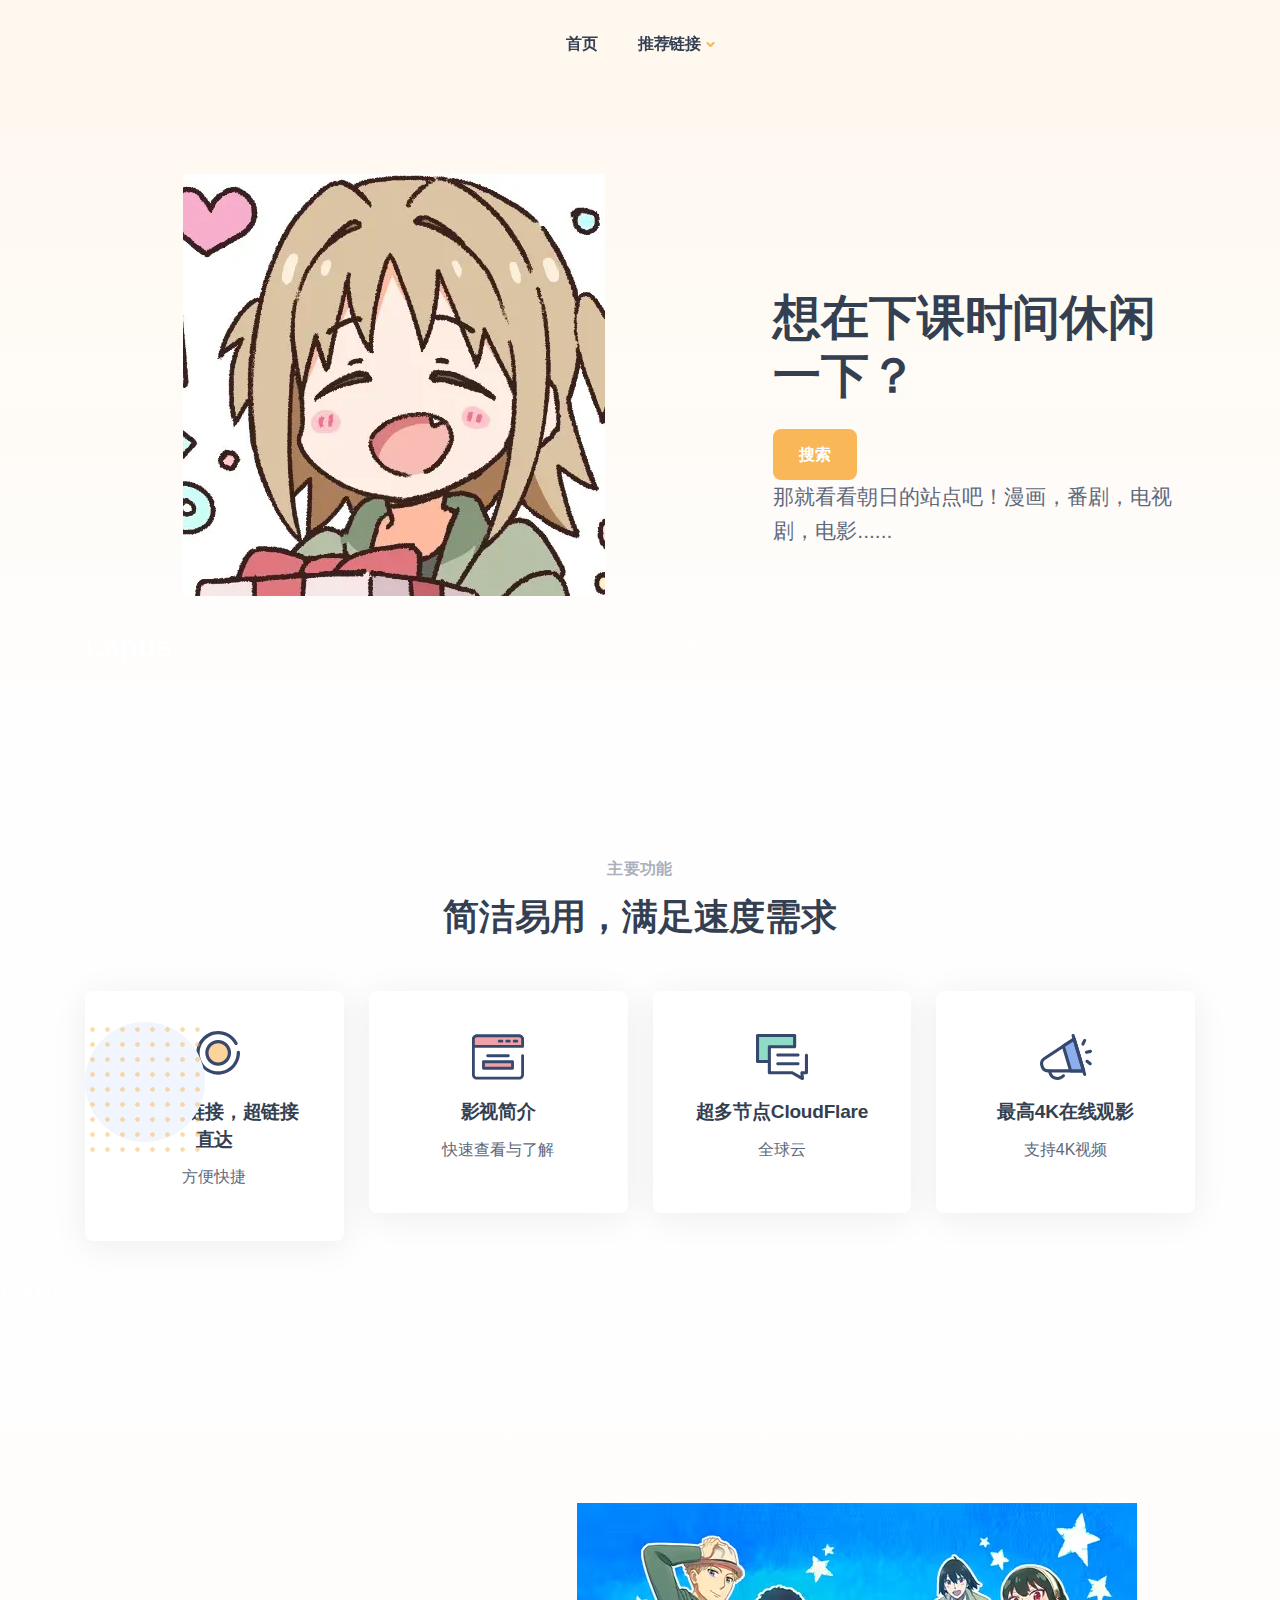
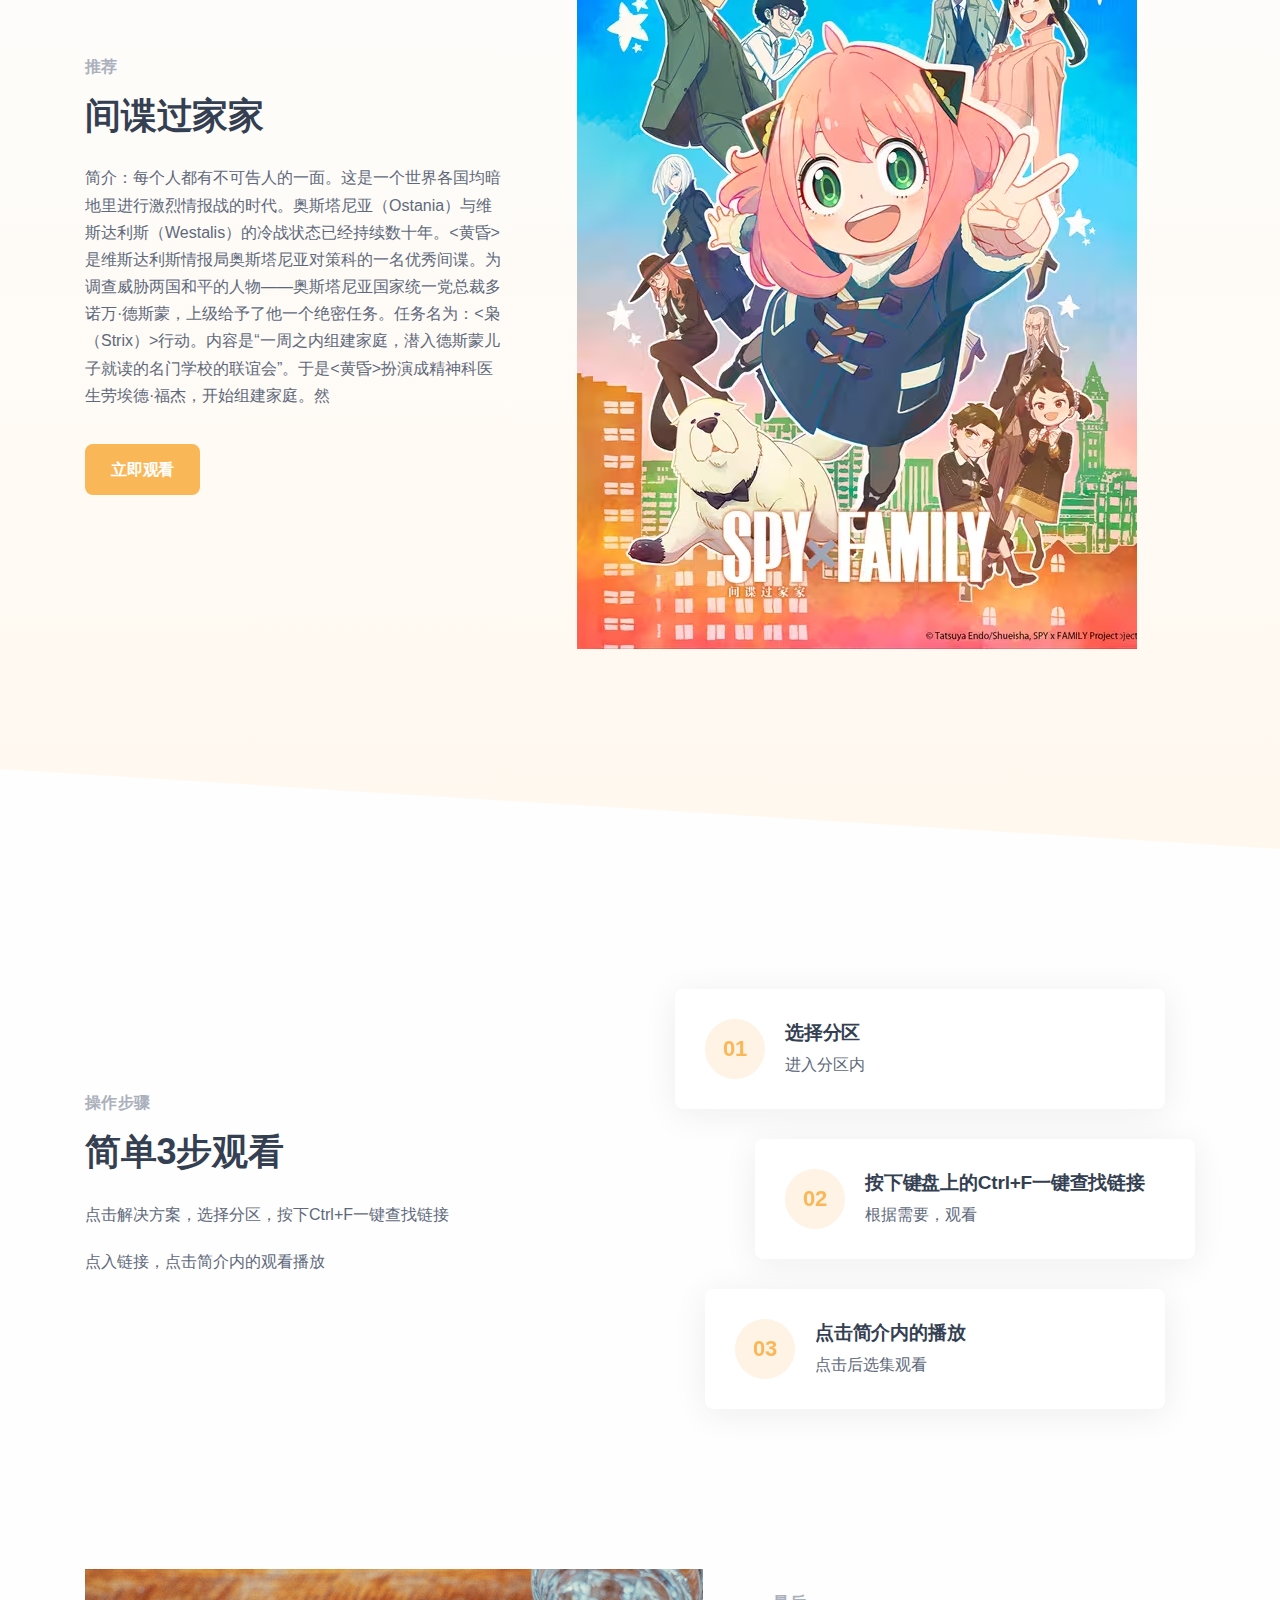
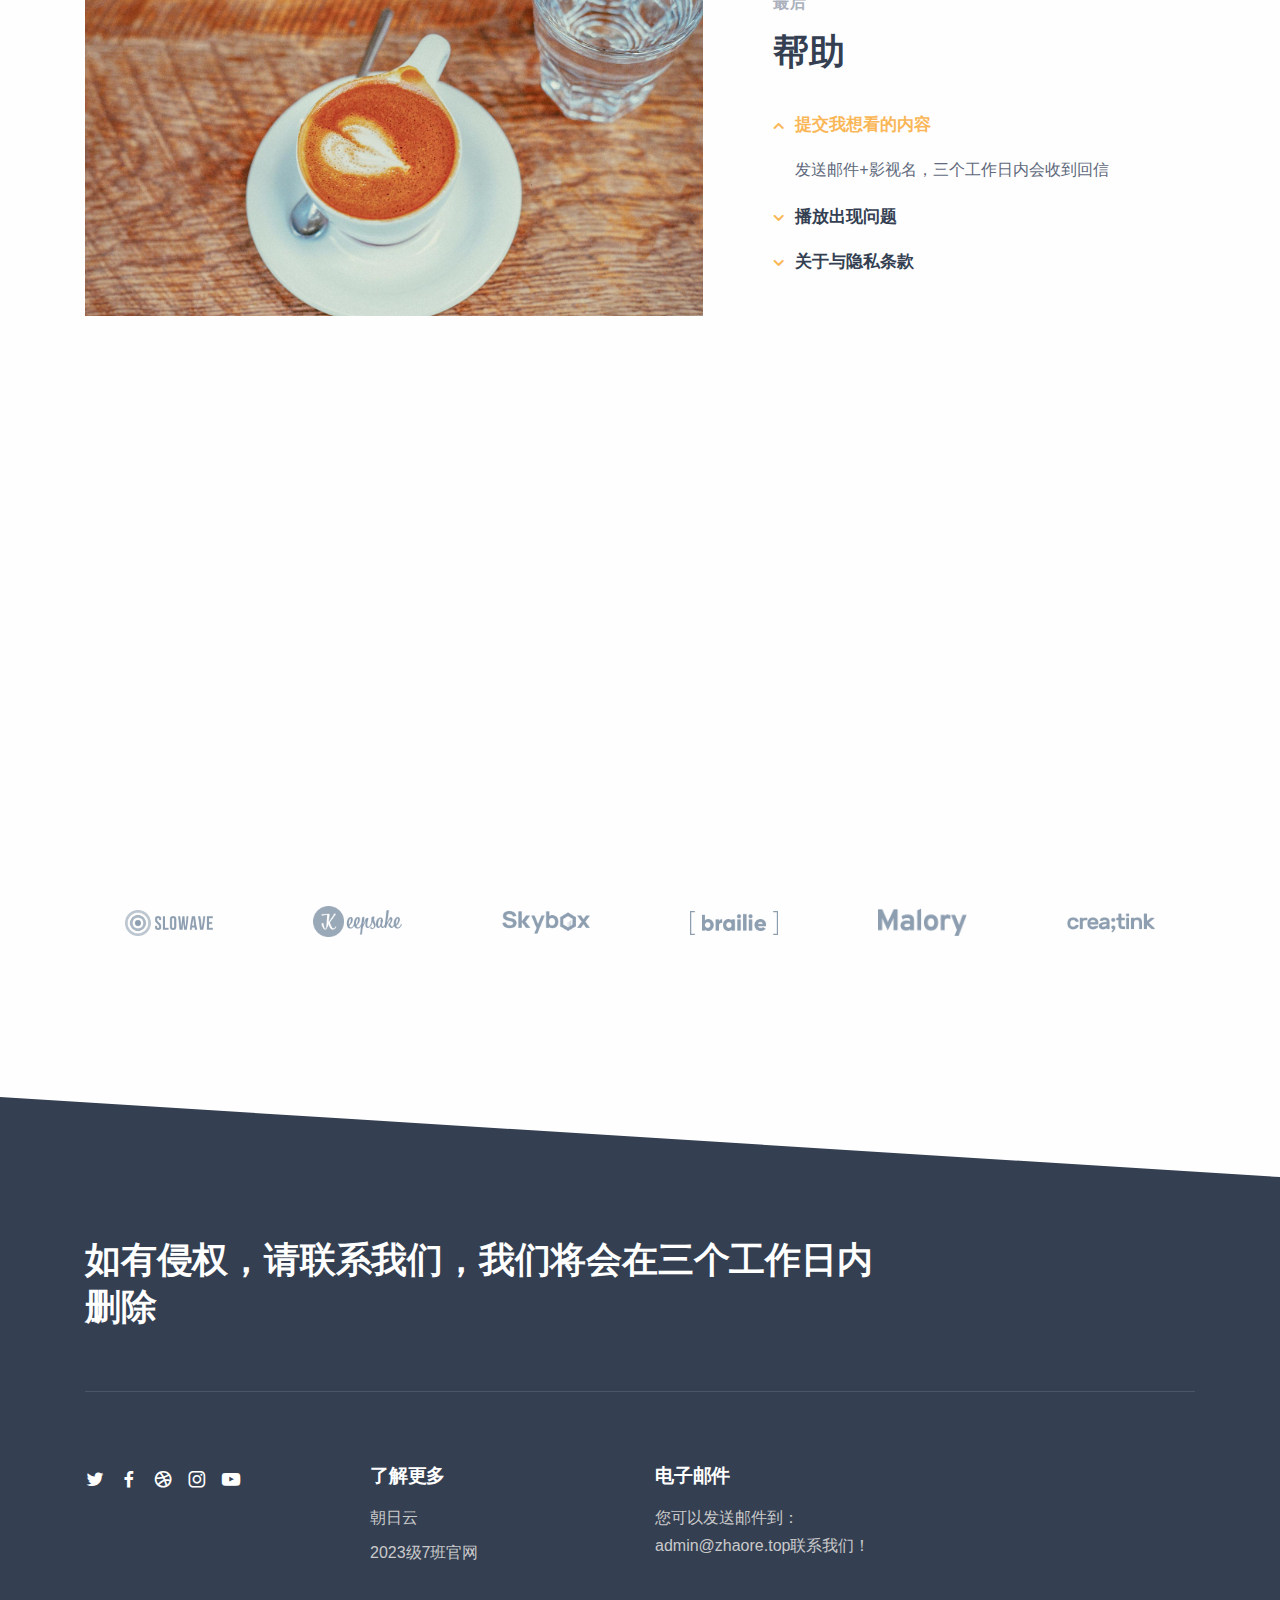
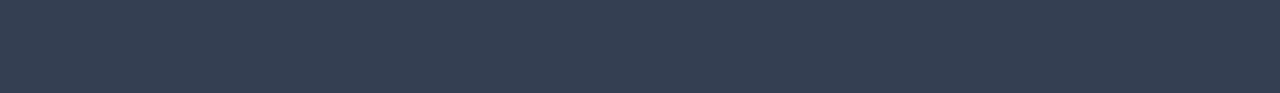
<file: index.html>
<!DOCTYPE html><html lang='en'><head><meta charset='utf-8'><title>我的网页 - HTMLPAGE</title><meta name="description" content="在线可视化网页构建器，HTMLPAGE"><meta name="keywords" content="HTMLPAGE"></head><body><body id="inm6"><div><link rel="preload" href="fonts/Unicons.woff2" as="font" type="font/woff2" crossorigin=""/><nav id="sticky-navbar" class="navbar navbar-expand-lg center-nav transparent navbar-light navbar-clone fixed"><div class="container flex-lg-row flex-nowrap align-items-center"><div class="navbar-brand w-100"><a href="./index.html"></a></div><div class="navbar-collapse offcanvas offcanvas-nav offcanvas-start"><div class="offcanvas-header d-lg-none"><h3 class="text-white fs-30 mb-0">Lapus</h3><button type="button" data-bs-dismiss="offcanvas" aria-label="Close" class="btn-close btn-close-white"></button></div><div class="offcanvas-body ms-lg-auto d-flex flex-column h-100"><ul class="navbar-nav"><li class="nav-item"><a href="https://htmlpage.cn" class="nav-link">首页</a></li><li class="nav-item dropdown"><a href="#" data-bs-toggle="dropdown" class="nav-link dropdown-toggle">推荐链接</a><ul class="dropdown-menu"><li class="dropdown dropdown-submenu dropend"><a href="#" data-bs-toggle="dropdown" class="dropdown-item dropdown-toggle">番剧</a><ul class="dropdown-menu"><li class="nav-item"><a href="https://www.bilibili.com/anime/?spm_id_from=333.1007.0.0" class="dropdown-item">bilibili</a></li><li class="nav-item"><a href="https://www.yinghuadm.cn/" class="dropdown-item">樱花动漫</a></li></ul></li><li class="dropdown dropdown-submenu dropend"><a href="#" data-bs-toggle="dropdown" class="dropdown-item dropdown-toggle">看漫画</a><ul class="dropdown-menu"><li class="nav-item"><a href="https://manga.bilibili.com/" class="dropdown-item">哔哩哔哩漫画</a></li><li class="nav-item"><a href="./pixiv/index.html" class="dropdown-item">pixiv</a></li></ul></li><li class="nav-item"><a href="./pricing.html" class="dropdown-item">朝日云</a></li></ul></li><li class="nav-item dropdown"><a href="#" data-bs-toggle="dropdown" class="nav-link dropdown-toggle">解决方案</a><div class="dropdown-menu dropdown-lg"><div class="dropdown-lg-content"><div><h6 class="dropdown-header">中国</h6><ul class="list-unstyled"><li><a href="./mov/index.html" class="dropdown-item">电影</a></li><li></li></ul><a href="./fun/index.html" class="dropdown-item">剧</a></div><!-- /.column --><div><h6 class="dropdown-header">世界</h6><ul class="list-unstyled"><li><a href="./world/mov/index.html" class="dropdown-item">电影</a></li><li></li></ul><a href="./world/fun/index.html" class="dropdown-item">剧</a></div><!-- /.column --></div><!-- /auto-column --></div></li><li class="nav-item dropdown"><ul class="dropdown-menu"><li class="nav-item"><a href="./blog.html" class="dropdown-item">企业介绍</a></li><li class="nav-item"><a href="./blog2.html" class="dropdown-item">企业文化</a></li><li class="dropdown dropdown-submenu dropend"><a href="#" data-bs-toggle="dropdown" class="dropdown-item dropdown-toggle">联系方式</a><ul class="dropdown-menu"><li class="nav-item"><a href="./blog-post.html" class="dropdown-item">联系电话</a></li><li class="nav-item"><a href="./blog-post2.html" class="dropdown-item">电子邮件</a></li></ul></li></ul></li></ul><!-- /.navbar-nav --><div class="offcanvas-footer d-lg-none"><div><a href="mailto:first.last@email.com" class="link-inverse">help@lapus.cn</a><br/> 13799264013 <br/><nav class="nav social social-white mt-4"><a href="#"><i class="uil uil-twitter"></i></a><a href="#"><i class="uil uil-facebook-f"></i></a><a href="#"><i class="uil uil-dribbble"></i></a><a href="#"><i class="uil uil-instagram"></i></a><a href="#"><i class="uil uil-youtube"></i></a></nav><!-- /.social --></div></div><!-- /.offcanvas-footer --></div><!-- /.offcanvas-body --></div><!-- /.navbar-collapse --><div class="navbar-other w-100 d-flex ms-auto"><ul class="navbar-nav flex-row align-items-center ms-auto"><li class="nav-item dropdown language-select text-uppercase"></li><li class="nav-item"><a data-bs-toggle="offcanvas" data-bs-target="#offcanvas-info" class="nav-link"></a></li><li class="nav-item d-lg-none"><button class="hamburger offcanvas-nav-btn"><span></span></button></li></ul><!-- /.navbar-nav --></div><!-- /.navbar-other --></div><!-- /.container --></nav><link rel="shortcut icon" href="img/favicon.png"/><link rel="stylesheet" href="css/plugins.css"/><link rel="stylesheet" href="css/style.css"/><link rel="stylesheet" href="css/yellow.css"/><link rel="preload" href="css/thicccboi.css" as="style"/><div class="content-wrapper"><header class="wrapper bg-soft-primary"><nav class="navbar navbar-expand-lg center-nav transparent navbar-light"><div class="container flex-lg-row flex-nowrap align-items-center"><div class="navbar-brand w-100"><a href="./index.html"></a></div><div class="navbar-collapse offcanvas offcanvas-nav offcanvas-start"><div class="offcanvas-header d-lg-none"><h3 class="text-white fs-30 mb-0">Lapus</h3><button type="button" data-bs-dismiss="offcanvas" aria-label="Close" class="btn-close btn-close-white"></button></div><div class="offcanvas-body ms-lg-auto d-flex flex-column h-100"><ul class="navbar-nav"><li class="nav-item"><a href="https://htmlpage.cn" class="nav-link">首页</a></li><li class="nav-item dropdown"><a href="#" data-bs-toggle="dropdown" class="nav-link dropdown-toggle">推荐链接</a><ul class="dropdown-menu"><li class="dropdown dropdown-submenu dropend"><a href="#" data-bs-toggle="dropdown" class="dropdown-item dropdown-toggle">番剧</a><ul class="dropdown-menu"><li class="nav-item"><a href="https://www.bilibili.com/anime/?spm_id_from=333.1007.0.0" class="dropdown-item">bilibili</a></li><li class="nav-item"><a href="https://www.yinghuadm.cn/" class="dropdown-item">樱花动漫</a></li></ul></li><li class="dropdown dropdown-submenu dropend"><a href="#" data-bs-toggle="dropdown" class="dropdown-item dropdown-toggle">看漫画</a><ul class="dropdown-menu"><li class="nav-item"><a href="https://manga.bilibili.com/" class="dropdown-item">哔哩哔哩漫画</a></li><li class="nav-item"><a href="./pixiv/index.html" class="dropdown-item">pixiv</a></li></ul></li><li class="nav-item"><a href="http://zhaore.top" class="dropdown-item">朝日云</a></li></ul></li><li class="nav-item dropdown"><div class="dropdown-menu dropdown-lg"><div class="dropdown-lg-content"><div><h6 class="dropdown-header">中国</h6><ul class="list-unstyled"><li></li><li><a href="./projects.html" class="dropdown-item">电影</a><a href="./projects2.html" class="dropdown-item">剧</a></li></ul></div><!-- /.column --><div><h6 class="dropdown-header">世界</h6><ul class="list-unstyled"><li><a href="./single-project.html" class="dropdown-item">电影</a></li><li><a href="./single-project2.html" class="dropdown-item">剧</a></li></ul></div><!-- /.column --></div><!-- /auto-column --></div><div class="dropdown-menu dropdown-lg"><div class="dropdown-lg-content"><div><h6 class="dropdown-header">中国</h6><ul class="list-unstyled"><li></li><li><a href="./projects.html" class="dropdown-item">电影</a><a href="./projects2.html" class="dropdown-item">剧</a></li></ul></div><!-- /.column --><div><h6 class="dropdown-header">世界</h6><ul class="list-unstyled"><li><a href="./single-project.html" class="dropdown-item">电影</a></li><li><a href="./single-project2.html" class="dropdown-item">剧</a></li></ul></div><!-- /.column --></div><!-- /auto-column --></div><div class="dropdown-menu dropdown-lg"><div class="dropdown-lg-content"><div><h6 class="dropdown-header">中国</h6><ul class="list-unstyled"><li></li><li><a href="./projects.html" class="dropdown-item">电影</a><a href="./projects2.html" class="dropdown-item">剧</a></li></ul></div><!-- /.column --><div><h6 class="dropdown-header">世界</h6><ul class="list-unstyled"><li><a href="./single-project.html" class="dropdown-item">电影</a></li><li><a href="./single-project2.html" class="dropdown-item">剧</a></li></ul></div><!-- /.column --></div><!-- /auto-column --></div><div class="dropdown-menu dropdown-lg"><div class="dropdown-lg-content"><div><h6 class="dropdown-header">中国</h6><ul class="list-unstyled"><li></li><li><a href="./projects.html" class="dropdown-item">电影</a><a href="./projects2.html" class="dropdown-item">剧</a></li></ul></div><!-- /.column --><div><h6 class="dropdown-header">世界</h6><ul class="list-unstyled"><li><a href="./single-project.html" class="dropdown-item">电影</a></li><li><a href="./single-project2.html" class="dropdown-item">剧</a></li></ul></div><!-- /.column --></div><!-- /auto-column --></div></li><li class="nav-item dropdown"><ul class="dropdown-menu"><li class="nav-item"><a href="./blog.html" class="dropdown-item">企业介绍</a></li><li class="nav-item"><a href="./blog2.html" class="dropdown-item">企业文化</a></li><li class="dropdown dropdown-submenu dropend"><a href="#" data-bs-toggle="dropdown" class="dropdown-item dropdown-toggle">联系方式</a><ul class="dropdown-menu"><li class="nav-item"><a href="./blog-post.html" class="dropdown-item">联系电话</a></li><li class="nav-item"><a href="./blog-post2.html" class="dropdown-item">电子邮件</a></li></ul></li></ul></li></ul><!-- /.navbar-nav --><div class="offcanvas-footer d-lg-none"><div><a href="mailto:first.last@email.com" class="link-inverse">help@lapus.cn</a><br/> 13799264013 <br/><nav class="nav social social-white mt-4"><a href="#"><i class="uil uil-twitter"></i></a><a href="#"><i class="uil uil-facebook-f"></i></a><a href="#"><i class="uil uil-dribbble"></i></a><a href="#"><i class="uil uil-instagram"></i></a><a href="#"><i class="uil uil-youtube"></i></a></nav><!-- /.social --></div></div><!-- /.offcanvas-footer --></div><!-- /.offcanvas-body --></div><!-- /.navbar-collapse --><div class="navbar-other w-100 d-flex ms-auto"><ul class="navbar-nav flex-row align-items-center ms-auto"><li class="nav-item dropdown language-select text-uppercase"><ul class="dropdown-menu"><li class="nav-item"><a href="#" class="dropdown-item">英语</a></li><li class="nav-item"><a href="#" class="dropdown-item">德语</a></li><li class="nav-item"><a href="#" class="dropdown-item">法语</a></li></ul></li><li class="nav-item"><a data-bs-toggle="offcanvas" data-bs-target="#offcanvas-info" class="nav-link"></a></li><li class="nav-item d-lg-none"><button class="hamburger offcanvas-nav-btn"><span></span></button></li></ul><!-- /.navbar-nav --></div><!-- /.navbar-other --></div><!-- /.container --></nav><!-- /.navbar --><!-- /.offcanvas --></header><!-- /header --><section class="wrapper bg-gradient-primary"><div class="container pt-10 pt-md-14 pb-8 text-center"><div class="row gx-lg-8 gx-xl-12 gy-10 align-items-center"><div class="col-lg-7"><figure><img src="img/zhaore1.png" alt="" class="w-auto"/><div class="offcanvas-header"><h3 class="text-white fs-30 mb-0">Lapus</h3><button type="button" data-bs-dismiss="offcanvas" aria-label="Close" class="btn-close btn-close-white"></button></div></figure></div><!-- /column --><div class="col-md-10 offset-md-1 offset-lg-0 col-lg-5 text-center text-lg-start"><h1 class="display-1 mb-5 mx-md-n5 mx-lg-0">想在下课时间休闲一下？</h1><a href="./so/index.html" class="btn btn-primary">搜索</a><p class="lead fs-lg mb-7">那就看看朝日的站点吧！漫画，番剧，电视剧，电影......</p><span></span></div><!-- /column --></div><!-- /.row --></div><!-- /.container --></section><!-- /section --><section class="wrapper bg-light"><div class="container pt-14 pt-md-16"><div class="row text-center"><div class="col-md-10 offset-md-1 col-lg-8 offset-lg-2"><h2 class="fs-16 text-uppercase text-muted mb-3">主要功能</h2><h3 class="display-4 mb-10 px-xl-10">简洁易用，满足速度需求</h3></div><!-- /column --></div><!-- /.row --><div class="position-relative"><div data-rellax-speed="1" id="ip1hbt" class="shape rounded-circle bg-soft-blue rellax w-16 h-16 c107031"></div><div data-rellax-speed="1" id="i52hct" class="shape bg-dot primary rellax w-16 h-17 c107046"></div><div class="row gx-md-5 gy-5 text-center"><div class="col-md-6 col-xl-3"><div class="card shadow-lg"><div class="card-body"><img src="img/search-2.svg" alt="" class="svg-inject icon-svg icon-svg-md text-yellow mb-3"/><h4>不用找链接，超链接直达</h4><p class="mb-2">方便快捷</p></div><!--/.card-body --></div><!--/.card --></div><!--/column --><div class="col-md-6 col-xl-3"><div class="card shadow-lg"><div class="card-body"><img src="img/browser.svg" alt="" class="svg-inject icon-svg icon-svg-md text-red mb-3"/><h4>影视简介</h4><p class="mb-2">快速查看与了解</p></div><!--/.card-body --></div><!--/.card --></div><!--/column --><div class="col-md-6 col-xl-3"><div class="card shadow-lg"><div class="card-body"><img src="img/chat-2.svg" alt="" class="svg-inject icon-svg icon-svg-md text-green mb-3"/><h4>超多节点CloudFlare</h4><p class="mb-2">全球云</p></div><!--/.card-body --></div><!--/.card --></div><!--/column --><div class="col-md-6 col-xl-3"><div class="card shadow-lg"><div class="card-body"><img src="img/megaphone.svg" alt="" class="svg-inject icon-svg icon-svg-md text-blue mb-3"/><h4>最高4K在线观影</h4><p class="mb-2">支持4K视频</p></div><!--/.card-body --></div><!--/.card --></div><!--/column --></div><!--/.row --></div><!-- /.position-relative --></div><div class="offcanvas-header"><h3 class="text-white fs-30 mb-0">Lapus</h3><button type="button" data-bs-dismiss="offcanvas" aria-label="Close" class="btn-close btn-close-white"></button></div><!-- /.container --></section><!-- /section --><section class="wrapper bg-gradient-reverse-primary"><div class="container py-16 py-md-18"><div class="row gx-lg-8 gx-xl-12 gy-10 mb-8 align-items-center"><div class="col-lg-7 order-lg-2"><figure><img src="img/JDD.PNG" alt="" class="w-auto"/></figure></div><!--/column --><div class="col-lg-5"><h2 class="fs-16 text-uppercase text-muted mb-3">推荐</h2><h3 class="display-4 mb-5">间谍过家家</h3><p class="mb-7">简介：每个人都有不可告人的一面。这是一个世界各国均暗地里进行激烈情报战的时代。奥斯塔尼亚（Ostania）与维斯达利斯（Westalis）的冷战状态已经持续数十年。&lt;黄昏&gt;是维斯达利斯情报局奥斯塔尼亚对策科<wise>的一名优秀间谍。为调查威胁两国和平的人物——奥斯塔尼亚国家统一党总裁多诺万·德斯蒙，上级给予了他一个绝密任务。任务名为：&lt;枭（Strix）&gt;行动。内容是“一周之内组建家庭，潜入德斯蒙儿子就读的名门学校的联谊会”。于是&lt;黄昏&gt;扮演成精神科医生劳埃德·福杰，开始组建家庭。然</wise></p><div class="row"><div class="col-lg-9"><form action="#"><div class="form-floating input-group"><a href="https://www.yinghuadm.cn/vod_8391.html" class="btn btn-primary">立即观看</a></div></form></div><!-- /column --></div><!-- /.row --></div><!--/column --></div><!--/.row --></div><!-- /.container --></section><!-- /section --><section class="wrapper bg-light angled upper-start lower-start"><div class="container py-14 pt-md-17 pb-md-15"><div class="row gx-md-8 gx-xl-12 gy-10 mb-14 mb-md-18 align-items-center"><div class="col-lg-6 order-lg-2"><div class="card shadow-lg me-lg-6"><div class="card-body p-6"><div class="d-flex flex-row"><div><span class="icon btn btn-circle btn-lg btn-soft-primary pe-none me-4"><span class="number">01</span></span></div><div><h4 class="mb-1">选择分区</h4><p class="mb-0">进入分区内</p></div></div></div><!--/.card-body --></div><!--/.card --><div class="card shadow-lg ms-lg-13 mt-6"><div class="card-body p-6"><div class="d-flex flex-row"><div><span class="icon btn btn-circle btn-lg btn-soft-primary pe-none me-4"><span class="number">02</span></span></div><div><h4 class="mb-1">按下键盘上的Ctrl+F一键查找链接</h4><p class="mb-0">根据需要，观看</p></div></div></div><!--/.card-body --></div><!--/.card --><div class="card shadow-lg mx-lg-6 mt-6"><div class="card-body p-6"><div class="d-flex flex-row"><div><span class="icon btn btn-circle btn-lg btn-soft-primary pe-none me-4"><span class="number">03</span></span></div><div><h4 class="mb-1">点击简介内的播放</h4><p class="mb-0">点击后选集观看</p></div></div></div><!--/.card-body --></div><!--/.card --></div><!--/column --><div class="col-lg-6"><h2 class="fs-16 text-uppercase text-muted mb-3">操作步骤</h2><h3 class="display-4 mb-5">简单3步观看</h3><p>点击解决方案，选择分区，按下Ctrl+F一键查找链接</p><p class="mb-6">点入链接，点击简介内的观看播放</p></div><!--/column --></div><!--/.row --><div class="row gx-lg-8 gx-xl-12 gy-10 mb-lg-22 mb-xl-24 align-items-center"><div class="col-lg-7"><figure><img src="img/food_01.jpg" alt="" class="w-auto"/></figure></div><!--/column --><div class="col-lg-5"><h2 class="fs-16 text-uppercase text-muted mb-3">最后</h2><h3 class="display-4 mb-7">帮助</h3><div id="accordionExample" class="accordion accordion-wrapper"><div class="card plain accordion-item"><div id="headingOne" class="card-header"><button data-bs-toggle="collapse" data-bs-target="#collapseOne" aria-expanded="true" aria-controls="collapseOne" class="accordion-button">提交我想看的内容</button></div><!--/.card-header --><div id="collapseOne" aria-labelledby="headingOne" data-bs-parent="#accordionExample" class="accordion-collapse collapse show"><div class="card-body"><p>发送邮件+影视名，三个工作日内会收到回信</p></div><!--/.card-body --></div><!--/.accordion-collapse --></div><!--/.accordion-item --><div class="card plain accordion-item"><div id="headingTwo" class="card-header"><button data-bs-toggle="collapse" data-bs-target="#collapseTwo" aria-expanded="false" aria-controls="collapseTwo" class="collapsed">播放出现问题</button></div><!--/.card-header --><div id="collapseTwo" aria-labelledby="headingTwo" data-bs-parent="#accordionExample" class="accordion-collapse collapse"><div class="card-body"><p>请联系我们的邮箱，我们尽可能3日内解决。</p></div><!--/.card-body --></div><!--/.accordion-collapse --></div><!--/.accordion-item --><div class="card plain accordion-item"><div id="headingThree" class="card-header"><button data-bs-toggle="collapse" data-bs-target="#collapseThree" aria-expanded="false" aria-controls="collapseThree" class="collapsed">关于与隐私条款</button></div><!--/.card-header --><div id="collapseThree" aria-labelledby="headingThree" data-bs-parent="#accordionExample" class="accordion-collapse collapse"><div class="card-body"><p>此站点仅供学习参考使用，并非盈利站点，如有侵权请联系我们删除<br/>此站点为静态站点，并不会收集用户数据</p></div><!--/.card-body --></div><!--/.accordion-collapse --></div><!--/.accordion-item --></div><!--/.accordion --></div><!--/column --></div><!--/.row --></div><!-- /.container --></section><!-- /section --><section class="wrapper bg-gradient-primary"><!-- /.container --></section><!-- /section --><section class="wrapper bg-light"><div class="container"><!--/.row --></div><!-- /.container --></section><!-- /section --><section class="wrapper bg-gradient-reverse-primary"><!-- /.container --></section><!-- /section --><section class="wrapper bg-light angled upper-end lower-end"><div class="container py-14 pt-md-14 pb-md-18"><!--/.row --><!--/.row --><div class="px-lg-5"><div class="row gx-0 gx-md-8 gx-xl-12 gy-8 align-items-center"><div class="col-4 col-md-2"><figure class="px-5 px-md-0 px-lg-2 px-xl-3 px-xxl-4"><img src="img/c1.png" alt=""/></figure></div><!--/column --><div class="col-4 col-md-2"><figure class="px-5 px-md-0 px-lg-2 px-xl-3 px-xxl-4"><img src="img/c2.png" alt=""/></figure></div><!--/column --><div class="col-4 col-md-2"><figure class="px-5 px-md-0 px-lg-2 px-xl-3 px-xxl-4"><img src="img/c3.png" alt=""/></figure></div><!--/column --><div class="col-4 col-md-2"><figure class="px-5 px-md-0 px-lg-2 px-xl-3 px-xxl-4"><img src="img/c4.png" alt=""/></figure></div><!--/column --><div class="col-4 col-md-2"><figure class="px-5 px-md-0 px-lg-2 px-xl-3 px-xxl-4"><img src="img/c5.png" alt=""/></figure></div><!--/column --><div class="col-4 col-md-2"><figure class="px-5 px-md-0 px-lg-2 px-xl-3 px-xxl-4"><img src="img/c6.png" alt=""/></figure></div><!--/column --></div><!--/.row --></div><!-- /div --></div><!-- /.container --></section><!-- /section --></div><!-- /.content-wrapper --><footer class="bg-navy text-inverse"><div class="container pt-15 pt-md-17 pb-13 pb-md-15"><div class="d-lg-flex flex-row align-items-lg-center"><h3 class="display-4 mb-6 mb-lg-0 pe-lg-20 pe-xl-22 pe-xxl-25 text-white">如有侵权，请联系我们，我们将会在三个工作日内删除</h3></div><!--/div --><hr class="mt-11 mb-12"/><div class="row gy-6 gy-lg-0"><div class="col-md-4 col-lg-3"><div class="widget"><nav class="nav social social-white"><a href="#"><i class="uil uil-twitter"></i></a><a href="#"><i class="uil uil-facebook-f"></i></a><a href="#"><i class="uil uil-dribbble"></i></a><a href="#"><i class="uil uil-instagram"></i></a><a href="#"><i class="uil uil-youtube"></i></a></nav><!-- /.social --></div><!-- /.widget --></div><!-- /column --><!-- /column --><div class="col-md-4 col-lg-3"><div class="widget"><h4 class="widget-title text-white mb-3">了解更多</h4><ul class="list-unstyled mb-0"><li><a href="#">朝日云</a></li><li><a href="#">2023级7班官网<br/><br/></a></li></ul></div><!-- /.widget --></div><!-- /column --><div class="col-md-12 col-lg-3"><div class="widget"><h4 class="widget-title text-white mb-3">电子邮件</h4><p class="mb-5">您可以发送邮件到：admin@zhaore.top联系我们！</p><!-- /.newsletter-wrapper --></div><!-- /.widget --></div><!-- /column --></div><!--/.row --></div><!-- /.container --></footer><script src="js/plugins.js"></script><script src="js/theme.js"></script></div></div></body></html>
</file>
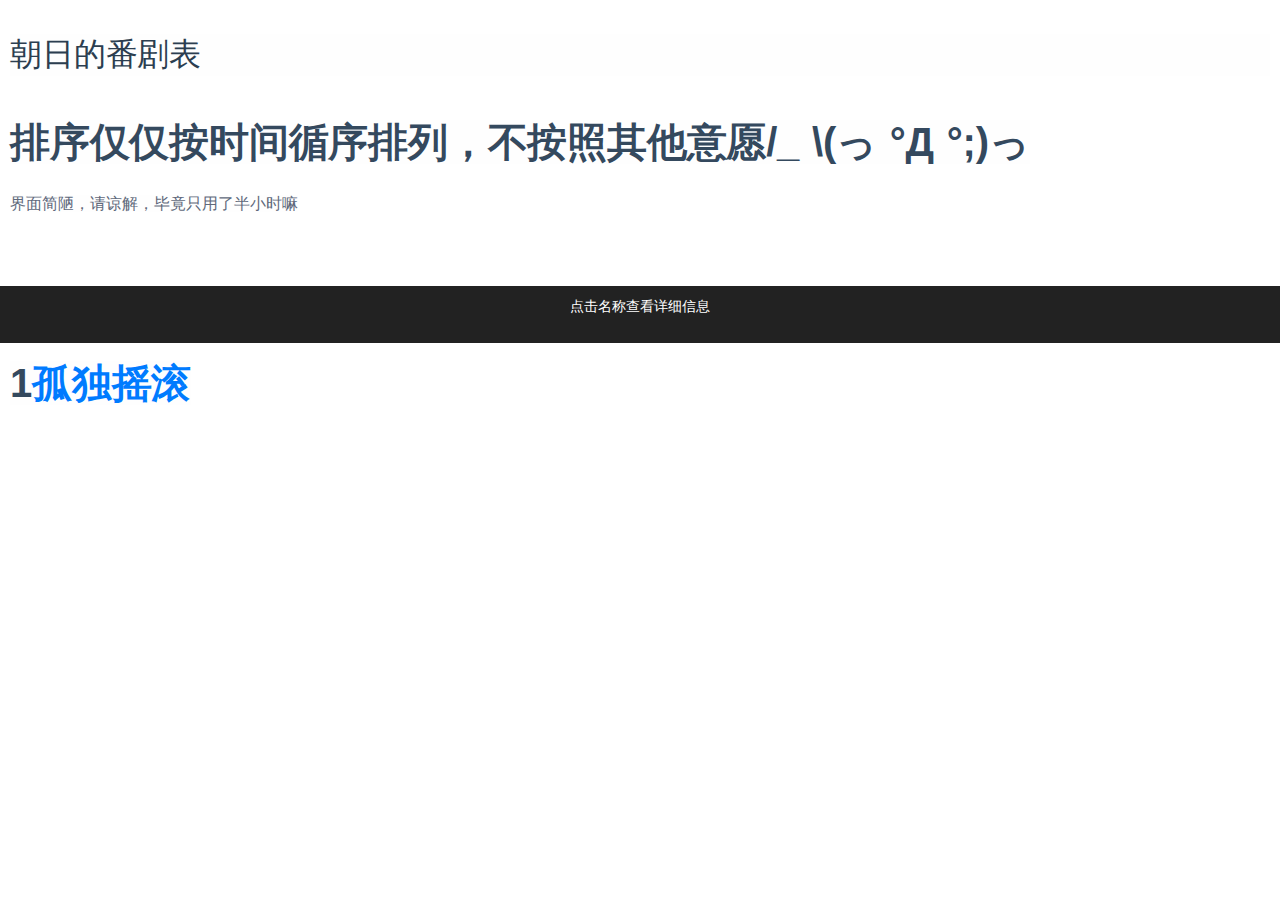
<file: fun/index.html>
<!DOCTYPE html><html lang='en'><head><meta charset='utf-8'><title>表单</title><meta name="description" content="表单"><meta name="keywords" content="表单"></head><body><div><style>* { box-sizing: border-box; } body {margin: 0;}*{box-sizing:border-box;}body{margin-top:0px;margin-right:0px;margin-bottom:0px;margin-left:0px;}#○-莫老师的附件表{margin-bottom:1rem;font-family:"Source Sans Pro", "Helvetica Neue", Arial, sans-serif;line-height:1.3;color:rgb(44, 62, 80);font-size:2rem;letter-spacing:-0.01rem;word-spacing:0.1rem;-webkit-font-smoothing:antialiased;-webkit-tap-highlight-color:rgba(0, 0, 0, 0);text-size-adjust:none;margin-right:0px;margin-left:0px;background-color:rgb(254, 254, 254);margin-top:0px !important;}#ic6tds{color:rgb(80, 161, 255);text-decoration-line:none;background-color:transparent;transition-behavior:normal;transition-duration:0.3s;transition-timing-function:ease;transition-delay:0s;transition-property:all;position:absolute;right:1680px;opacity:0.5;-webkit-font-smoothing:antialiased;-webkit-tap-highlight-color:rgba(0, 0, 0, 0);text-size-adjust:none;display:inline-block;}#i331ek{-webkit-font-smoothing:antialiased;-webkit-tap-highlight-color:rgba(0, 0, 0, 0);text-size-adjust:none;color:rgb(52, 73, 94);}.c23311{padding-top:10px;padding-right:10px;padding-bottom:10px;padding-left:10px;}.c24218{padding-top:10px;padding-right:10px;padding-bottom:10px;padding-left:10px;}.c24291{color:rgb(52, 73, 94);font-family:"Source Sans Pro", "Helvetica Neue", Arial, sans-serif;font-size:40px;font-weight:700;letter-spacing:-0.2px;word-spacing:2px;background-color:rgb(254, 254, 254);}.c24409{padding-top:10px;padding-right:10px;padding-bottom:10px;padding-left:10px;}.c24482{color:rgb(96, 105, 123);font-family:Manrope, sans-serif;font-size:16px;word-spacing:1px;background-color:rgb(254, 254, 254);}.footer-1{margin-top:60px;background-color:rgb(34, 34, 34);}.footer-1 .media-container-row{padding-top:10px;padding-right:0px;padding-bottom:10px;padding-left:0px;width:100%;color:rgb(122, 122, 122);}.footer-1 a{color:rgb(255, 255, 255);text-decoration-line:none;text-decoration-thickness:initial;text-decoration-style:initial;text-decoration-color:initial;}p{display:block;margin-block-start:1em;margin-block-end:1em;margin-inline-start:0px;margin-inline-end:0px;}.align-center{text-align:center;}.footer-1 .mbr-text{font-size:14px;font-family:-apple-system, BlinkMacSystemFont, "Helvetica Neue", Helvetica, Roboto, Arial, "PingFang SC", "Hiragino Sans GB", "Microsoft Yahei", "Microsoft Jhenghei", sans-serif;}.mbr-text{color:rgb(255, 255, 255);}.c26177{padding-top:10px;padding-right:10px;padding-bottom:10px;padding-left:10px;}.c26330{font-size:40px;letter-spacing:-0.2px;word-spacing:2px;background-color:rgb(254, 254, 254);}</style><div id="isaabf" class="c23311"><br/><div><h1 id="○-莫老师的附件表" draggable="true" class="c11927"><a id="ic6tds" draggable="true" href="https://www.zxmls.lol/#/?id=%e2%97%8b-%e8%8e%ab%e8%80%81%e5%b8%88%e7%9a%84%e9%99%84%e4%bb%b6%e8%a1%a8" data-id="○-莫老师的附件表" class="anchor"><span id="i331ek" draggable="true">○ </span></a>朝日的番剧表</h1></div></div><div id="ipjuyc" class="c24218"><span id="iwzfpj" class="c24291">排序仅仅按时间循序排列，不按照其他意愿/_ \(っ °Д °;)っ</span></div><div id="infln7" class="c24409"><span id="iokk6x" class="c24482">界面简陋，请谅解，毕竟只用了半小时嘛</span></div><link rel="stylesheet" href="css/bootstrap.min.css"/><section class="footer-1"><div class="container"><div class="media-container-row align-center"><div class="col-12"><p class="mbr-text">点击名称查看详细信息</p></div></div></div></section><div id="iwq1z3" class="c26177"><font color="#34495e" face="Source Sans Pro, Helvetica Neue, Arial, sans-serif"><span id="iuhro1" class="c26330"><b>1<a href="/data/fan/fan1/index.hml">孤独摇滚</a></b></span></font></div></div></body></html>
</file>
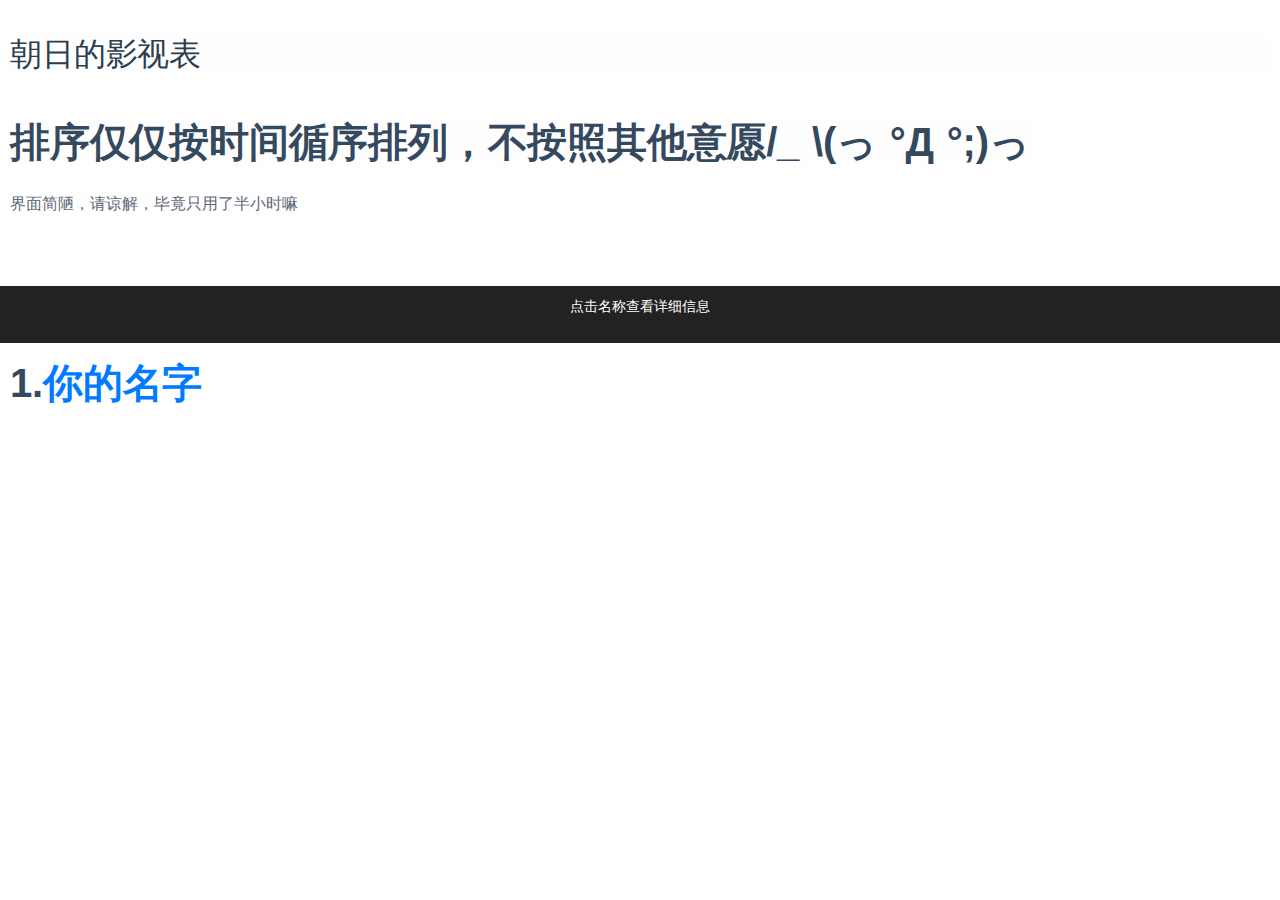
<file: mov/index.html>
<!DOCTYPE html><html lang='en'><head><meta charset='utf-8'><title>我的网页 - HTMLPAGE</title><meta name="description" content="在线可视化网页构建器，HTMLPAGE"><meta name="keywords" content="HTMLPAGE"></head><body><div><style>* { box-sizing: border-box; } body {margin: 0;}*{box-sizing:border-box;}body{margin-top:0px;margin-right:0px;margin-bottom:0px;margin-left:0px;}#i149ai{font-size:40px;letter-spacing:-0.2px;word-spacing:2px;}.c23311{padding-top:10px;padding-right:10px;padding-bottom:10px;padding-left:10px;}.c24218{padding-top:10px;padding-right:10px;padding-bottom:10px;padding-left:10px;}.c24291{color:rgb(52, 73, 94);font-family:"Source Sans Pro", "Helvetica Neue", Arial, sans-serif;font-size:40px;font-weight:700;letter-spacing:-0.2px;word-spacing:2px;background-color:rgb(254, 254, 254);}.c24409{padding-top:10px;padding-right:10px;padding-bottom:10px;padding-left:10px;}.c24482{color:rgb(96, 105, 123);font-family:Manrope, sans-serif;font-size:16px;word-spacing:1px;background-color:rgb(254, 254, 254);}.footer-1{margin-top:60px;background-color:rgb(34, 34, 34);}.footer-1 .media-container-row{padding-top:10px;padding-right:0px;padding-bottom:10px;padding-left:0px;width:100%;color:rgb(122, 122, 122);}.footer-1 a{color:rgb(255, 255, 255);text-decoration-line:none;text-decoration-thickness:initial;text-decoration-style:initial;text-decoration-color:initial;}p{display:block;margin-block-start:1em;margin-block-end:1em;margin-inline-start:0px;margin-inline-end:0px;}.align-center{text-align:center;}.footer-1 .mbr-text{font-size:14px;font-family:-apple-system, BlinkMacSystemFont, "Helvetica Neue", Helvetica, Roboto, Arial, "PingFang SC", "Hiragino Sans GB", "Microsoft Yahei", "Microsoft Jhenghei", sans-serif;}.mbr-text{color:rgb(255, 255, 255);}.c23419{-webkit-font-smoothing:antialiased;-webkit-tap-highlight-color:rgba(0, 0, 0, 0);text-size-adjust:none;color:rgb(52, 73, 94);}.c23409{color:rgb(80, 161, 255);text-decoration-line:none;background-color:transparent;transition-behavior:normal;transition-duration:0.3s;transition-timing-function:ease;transition-delay:0s;transition-property:all;position:absolute;right:1680px;opacity:0.5;-webkit-font-smoothing:antialiased;-webkit-tap-highlight-color:rgba(0, 0, 0, 0);text-size-adjust:none;display:inline-block;}.c23401{margin-bottom:1rem;font-family:"Source Sans Pro", "Helvetica Neue", Arial, sans-serif;line-height:1.3;color:rgb(44, 62, 80);font-size:2rem;letter-spacing:-0.01rem;word-spacing:0.1rem;-webkit-font-smoothing:antialiased;-webkit-tap-highlight-color:rgba(0, 0, 0, 0);text-size-adjust:none;margin-right:0px;margin-left:0px;background-color:rgb(254, 254, 254);margin-top:0px !important;}.c29677{padding-top:10px;padding-right:10px;padding-bottom:10px;padding-left:10px;}</style><div id="isaabf" class="c23311"><br/><div><h1 id="○-莫老师的附件表" draggable="true" class="c11927 c23401"><a id="ic6tds" draggable="true" href="https://www.zxmls.lol/#/?id=%e2%97%8b-%e8%8e%ab%e8%80%81%e5%b8%88%e7%9a%84%e9%99%84%e4%bb%b6%e8%a1%a8" data-id="○-莫老师的附件表" class="anchor c23409"><span id="i331ek" draggable="true" class="c23419">○ </span></a>朝日的影视表</h1></div></div><div id="ipjuyc" class="c24218"><span id="iwzfpj" class="c24291">排序仅仅按时间循序排列，不按照其他意愿/_ \(っ °Д °;)っ</span></div><div id="infln7" class="c24409"><span id="iokk6x" class="c24482">界面简陋，请谅解，毕竟只用了半小时嘛</span></div><link rel="stylesheet" href="css/bootstrap.min.css"/><section class="footer-1"><div class="container"><div class="media-container-row align-center"><div class="col-12"><p class="mbr-text">点击名称查看详细信息</p></div></div></div></section><div id="ipsh7x" class="c29677"><font color="#34495e" face="Source Sans Pro, Helvetica Neue, Arial, sans-serif"><span id="i149ai"><b>1.<a href="/data/mov/mov1/index.html">你的名字</a></b></span></font></div></div></body></html>
</file>
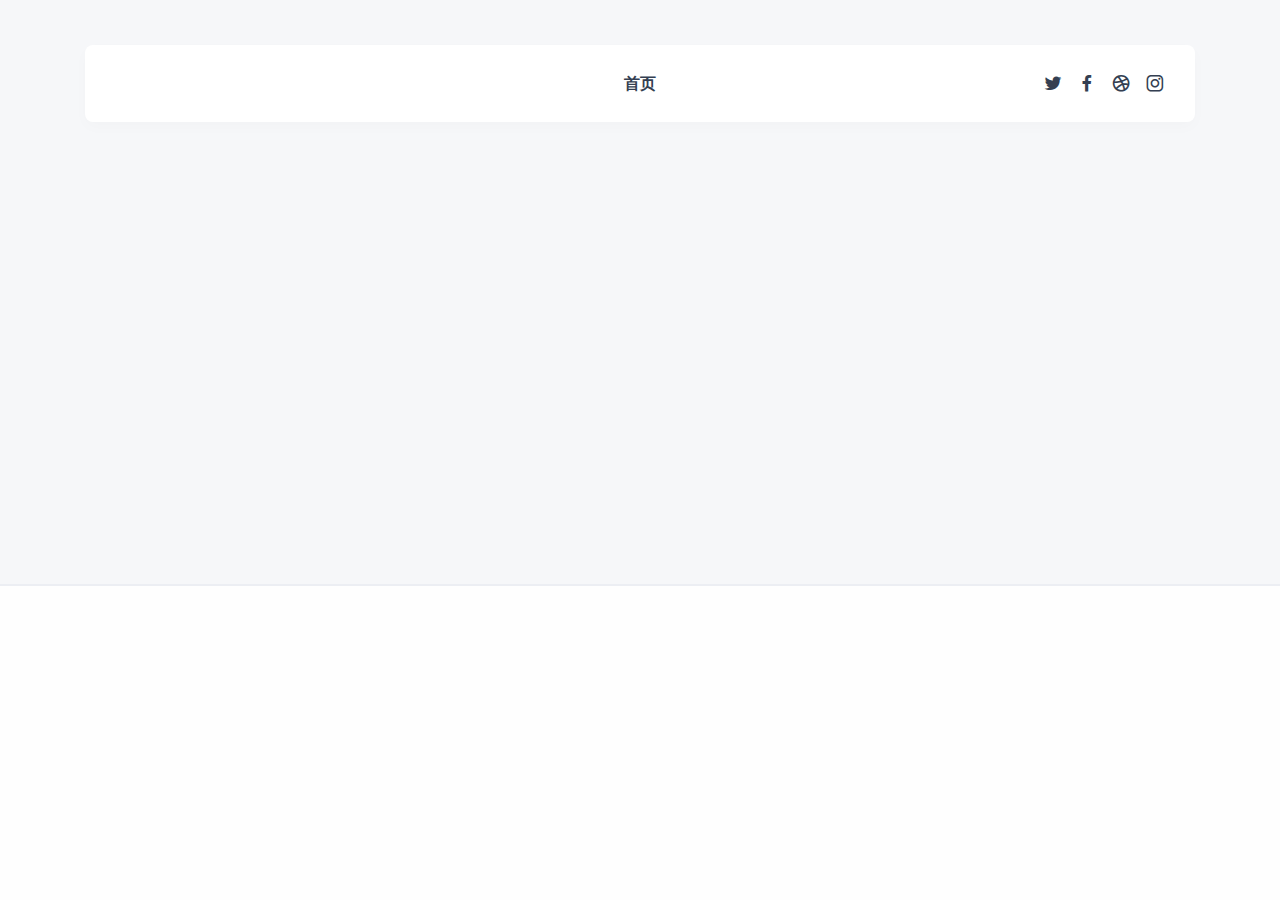
<file: pixiv/index.html>
<!DOCTYPE html><html lang='en'><head><meta charset='utf-8'><title>pixiv问题</title><meta name="description" content="问题"><meta name="keywords" content="问题"></head><body><div><style>* { box-sizing: border-box; } body {margin: 0;}.c29333{bottom:10%;right:2%;}</style><meta charset="utf-8"/><meta name="viewport" content="width=device-width, initial-scale=1.0"/><meta name="description" content="HTMLPAGE - 专业高效的在线HTML构建器|网页模板|网站模板|网页设计|网页开发|HTML生成工具|在线制作网页"/><meta name="keywords" content="网页设计,HTML在线构建器,HTMLPAGE,HTML5在线构建器,HTML在线编辑,拖拽网页生成,网页构建工具,网页制作,网页开发,在线制作网页,html编辑器,免费网页,制作网页,网页设计制作,响应式网页,交互设计,企业宣传册,企业网站,名片设计,响应式,在线做图,平面设计,思维导图,用户体验设计,网站设计,网站风格,网络拓扑图,网页设计,软件架构"/><meta name="author" content="Lapus"/><title>VIP会员单页面模板 - 企业网站</title><link rel="preload" href="fonts/Unicons.woff2" as="font" type="font/woff2" crossorigin=""/><link rel="preload" href="img/blob.svg" as="image" crossorigin=""/><link rel="shortcut icon" href="img/favicon.png"/><link rel="stylesheet" href="css/plugins.css"/><link rel="stylesheet" href="css/style.css"/><link rel="stylesheet" href="css/pink.css"/><nav id="sticky-navbar" class="navbar navbar-expand-lg fancy navbar-light navbar-bg-light transparent navbar-clone fixed"><div class="container"><div class="navbar-collapse-wrapper bg-white d-flex flex-row flex-nowrap w-100 justify-content-between align-items-center"><div class="navbar-brand w-100"><a href="https://htmlpage.cn"></a></div><div class="navbar-collapse offcanvas offcanvas-nav offcanvas-start"><div class="offcanvas-header d-lg-none"><h3 class="text-white fs-30 mb-0">HTMLPAGE.CN</h3><button type="button" data-bs-dismiss="offcanvas" aria-label="Close" class="btn-close btn-close-white"></button></div><div class="offcanvas-body ms-lg-auto d-flex flex-column h-100"><ul class="navbar-nav"><li class="nav-item"><a href="https://tv.zhaore.top" class="nav-link">首页</a></li><li class="nav-item dropdown"><ul class="dropdown-menu"><li class="dropdown dropdown-submenu dropend"><a href="#" data-bs-toggle="dropdown" class="dropdown-item dropdown-toggle">用户体验</a><ul class="dropdown-menu"><li class="nav-item"><a href="./services.html" class="dropdown-item">交互体验设计</a></li><li class="nav-item"><a href="./services2.html" class="dropdown-item">体验与用户行为</a></li></ul></li><li class="dropdown dropdown-submenu dropend"><a href="#" data-bs-toggle="dropdown" class="dropdown-item dropdown-toggle">视觉设计</a><ul class="dropdown-menu"><li class="nav-item"><a href="./about.html" class="dropdown-item">界面设计</a></li><li class="nav-item"><a href="./about2.html" class="dropdown-item">平面设计</a></li></ul></li><li class="nav-item"><a href="./pricing.html" class="dropdown-item">架构设计</a></li></ul></li><li class="nav-item dropdown"><div class="dropdown-menu dropdown-lg"><div class="dropdown-lg-content"><div><h6 class="dropdown-header">体验设计</h6><ul class="list-unstyled"><li><a href="./projects.html" class="dropdown-item">某电商平台</a></li><li><a href="./projects2.html" class="dropdown-item">某电商平台</a></li></ul></div><!-- /.column --><div><h6 class="dropdown-header">交互设计</h6><ul class="list-unstyled"><li><a href="./single-project.html" class="dropdown-item">某游戏平台</a></li><li><a href="./single-project2.html" class="dropdown-item">某游戏平台</a></li></ul></div><!-- /.column --></div><!-- /auto-column --></div></li><li class="nav-item dropdown"><ul class="dropdown-menu"><li class="nav-item"><a href="./blog.html" class="dropdown-item">企业介绍</a></li><li class="nav-item"><a href="./blog2.html" class="dropdown-item">企业文化</a></li><li class="dropdown dropdown-submenu dropend"><a href="#" data-bs-toggle="dropdown" class="dropdown-item dropdown-toggle">联系方式</a><ul class="dropdown-menu"><li class="nav-item"><a href="./blog-post.html" class="dropdown-item">联系电话</a></li><li class="nav-item"><a href="./blog-post2.html" class="dropdown-item">电子邮件</a></li></ul></li></ul></li></ul><!-- /.navbar-nav --><div class="offcanvas-footer d-lg-none"><div><a href="mailto:first.last@email.com" class="link-inverse">help@lapus.cn</a><br/> 00 (123) 456 78 90 <br/><nav class="nav social social-white mt-4"><a href="#"><i class="uil uil-twitter"></i></a><a href="#"><i class="uil uil-facebook-f"></i></a><a href="#"><i class="uil uil-dribbble"></i></a><a href="#"><i class="uil uil-instagram"></i></a><a href="#"><i class="uil uil-youtube"></i></a></nav><!-- /.social --></div></div><!-- /.offcanvas-footer --></div><!-- /.offcanvas-body --></div><!-- /.navbar-collapse --><div class="navbar-other w-100 d-flex ms-auto"><ul class="navbar-nav flex-row align-items-center ms-auto"><li class="nav-item"><nav class="nav social social-muted justify-content-end text-end"><a href="#"><i class="uil uil-twitter"></i></a><a href="#"><i class="uil uil-facebook-f"></i></a><a href="#"><i class="uil uil-dribbble"></i></a><a href="#"><i class="uil uil-instagram"></i></a></nav><!-- /.social --></li><li class="nav-item d-lg-none"><button class="hamburger offcanvas-nav-btn"><span></span></button></li></ul><!-- /.navbar-nav --></div><!-- /.navbar-other --></div><!-- /.navbar-collapse-wrapper --></div><!-- /.container --></nav><div class="content-wrapper"><header class="wrapper bg-gray"><nav class="navbar navbar-expand-lg fancy navbar-light navbar-bg-light"><div class="container"><div class="navbar-collapse-wrapper bg-white d-flex flex-row flex-nowrap w-100 justify-content-between align-items-center"><div class="navbar-brand w-100"><a href="https://htmlpage.cn"></a></div><div class="navbar-collapse offcanvas offcanvas-nav offcanvas-start"><div class="offcanvas-header d-lg-none"><h3 class="text-white fs-30 mb-0">回到首页</h3><button type="button" data-bs-dismiss="offcanvas" aria-label="Close" class="btn-close btn-close-white"></button></div><div class="offcanvas-body ms-lg-auto d-flex flex-column h-100"><ul class="navbar-nav"><li class="nav-item"><a href="https://tv.zhaore.top" class="nav-link">首页</a></li><li class="nav-item dropdown"><ul class="dropdown-menu"><li class="dropdown dropdown-submenu dropend"><a href="#" data-bs-toggle="dropdown" class="dropdown-item dropdown-toggle">用户体验</a><ul class="dropdown-menu"><li class="nav-item"><a href="./services.html" class="dropdown-item">交互体验设计</a></li><li class="nav-item"><a href="./services2.html" class="dropdown-item">体验与用户行为</a></li></ul></li><li class="dropdown dropdown-submenu dropend"><a href="#" data-bs-toggle="dropdown" class="dropdown-item dropdown-toggle">视觉设计</a><ul class="dropdown-menu"><li class="nav-item"><a href="./about.html" class="dropdown-item">界面设计</a></li><li class="nav-item"><a href="./about2.html" class="dropdown-item">平面设计</a></li></ul></li><li class="nav-item"><a href="./pricing.html" class="dropdown-item">架构设计</a></li></ul></li><li class="nav-item dropdown"><div class="dropdown-menu dropdown-lg"><div class="dropdown-lg-content"><div><h6 class="dropdown-header">体验设计</h6><ul class="list-unstyled"><li><a href="./projects.html" class="dropdown-item">某电商平台</a></li><li><a href="./projects2.html" class="dropdown-item">某电商平台</a></li></ul></div><!-- /.column --><div><h6 class="dropdown-header">交互设计</h6><ul class="list-unstyled"><li><a href="./single-project.html" class="dropdown-item">某游戏平台</a></li><li><a href="./single-project2.html" class="dropdown-item">某游戏平台</a></li></ul></div><!-- /.column --></div><!-- /auto-column --></div></li><li class="nav-item dropdown"><ul class="dropdown-menu"><li class="nav-item"><a href="./blog.html" class="dropdown-item">企业介绍</a></li><li class="nav-item"><a href="./blog2.html" class="dropdown-item">企业文化</a></li><li class="dropdown dropdown-submenu dropend"><a href="#" data-bs-toggle="dropdown" class="dropdown-item dropdown-toggle">联系方式</a><ul class="dropdown-menu"><li class="nav-item"><a href="./blog-post.html" class="dropdown-item">联系电话</a></li><li class="nav-item"><a href="./blog-post2.html" class="dropdown-item">电子邮件</a></li></ul></li></ul></li></ul><!-- /.navbar-nav --><!-- /.offcanvas-footer --></div><!-- /.offcanvas-body --></div><!-- /.navbar-collapse --><div class="navbar-other w-100 d-flex ms-auto"><ul class="navbar-nav flex-row align-items-center ms-auto"><li class="nav-item"><nav class="nav social social-muted justify-content-end text-end"><a href="#"><i class="uil uil-twitter"></i></a><a href="#"><i class="uil uil-facebook-f"></i></a><a href="#"><i class="uil uil-dribbble"></i></a><a href="#"><i class="uil uil-instagram"></i></a></nav><!-- /.social --></li><li class="nav-item d-lg-none"><button class="hamburger offcanvas-nav-btn"><span></span></button></li></ul><!-- /.navbar-nav --></div><!-- /.navbar-other --></div><!-- /.navbar-collapse-wrapper --></div><!-- /.container --></nav><!-- /.navbar --></header><!-- /header --><section class="wrapper bg-gray"><div class="container pt-12 pt-md-14 pb-14 pb-md-16"><div class="row gy-10 gy-md-13 gy-lg-0 align-items-center"><div data-cues="slideInDown" data-group="header" class="col-md-8 col-lg-5 d-flex position-relative mx-auto"><div class="img-mask mask-1"></div><div id="ithyqf" class="card shadow-lg position-absolute c29333"><!--/.card-body --></div><!--/.card --></div><!--/column --><div data-cues="slideInDown" data-group="page-title" data-delay="600" class="col-lg-6 offset-lg-1 col-xxl-5 text-center text-lg-start"><h1 class="display-1 mb-5">Pixiv   提示：</h1><p class="lead fs-25 lh-sm mb-7 px-md-10 px-lg-0">在国内访问pixiv会有打不开的问题，所以请用功能并不完全的镜像站</p><div data-cues="slideInDown" data-group="page-title-buttons" data-delay="900" class="d-flex justify-content-center justify-content-lg-start"><span><a href="https://htmlpage.cn/builder/" class="btn btn-lg btn-primary rounded-pill me-2">原版站点</a></span><span><a href="https://www.vilipix.com/" class="btn btn-lg btn-outline-primary rounded-pill">镜像站点</a></span></div></div><!--/column --></div><!-- /.row --></div><!-- /.container --></section><!-- /section --><section class="wrapper bg-light wrapper-border"><!-- /.container --></section><!-- /section --><section class="wrapper bg-light wrapper-border"><!-- /.container --></section><!-- /section --></div><!-- /.content-wrapper --><footer><!-- /.container --></footer><script src="js/plugins.js"></script><script src="js/theme.js"></script></div></body></html>
</file>
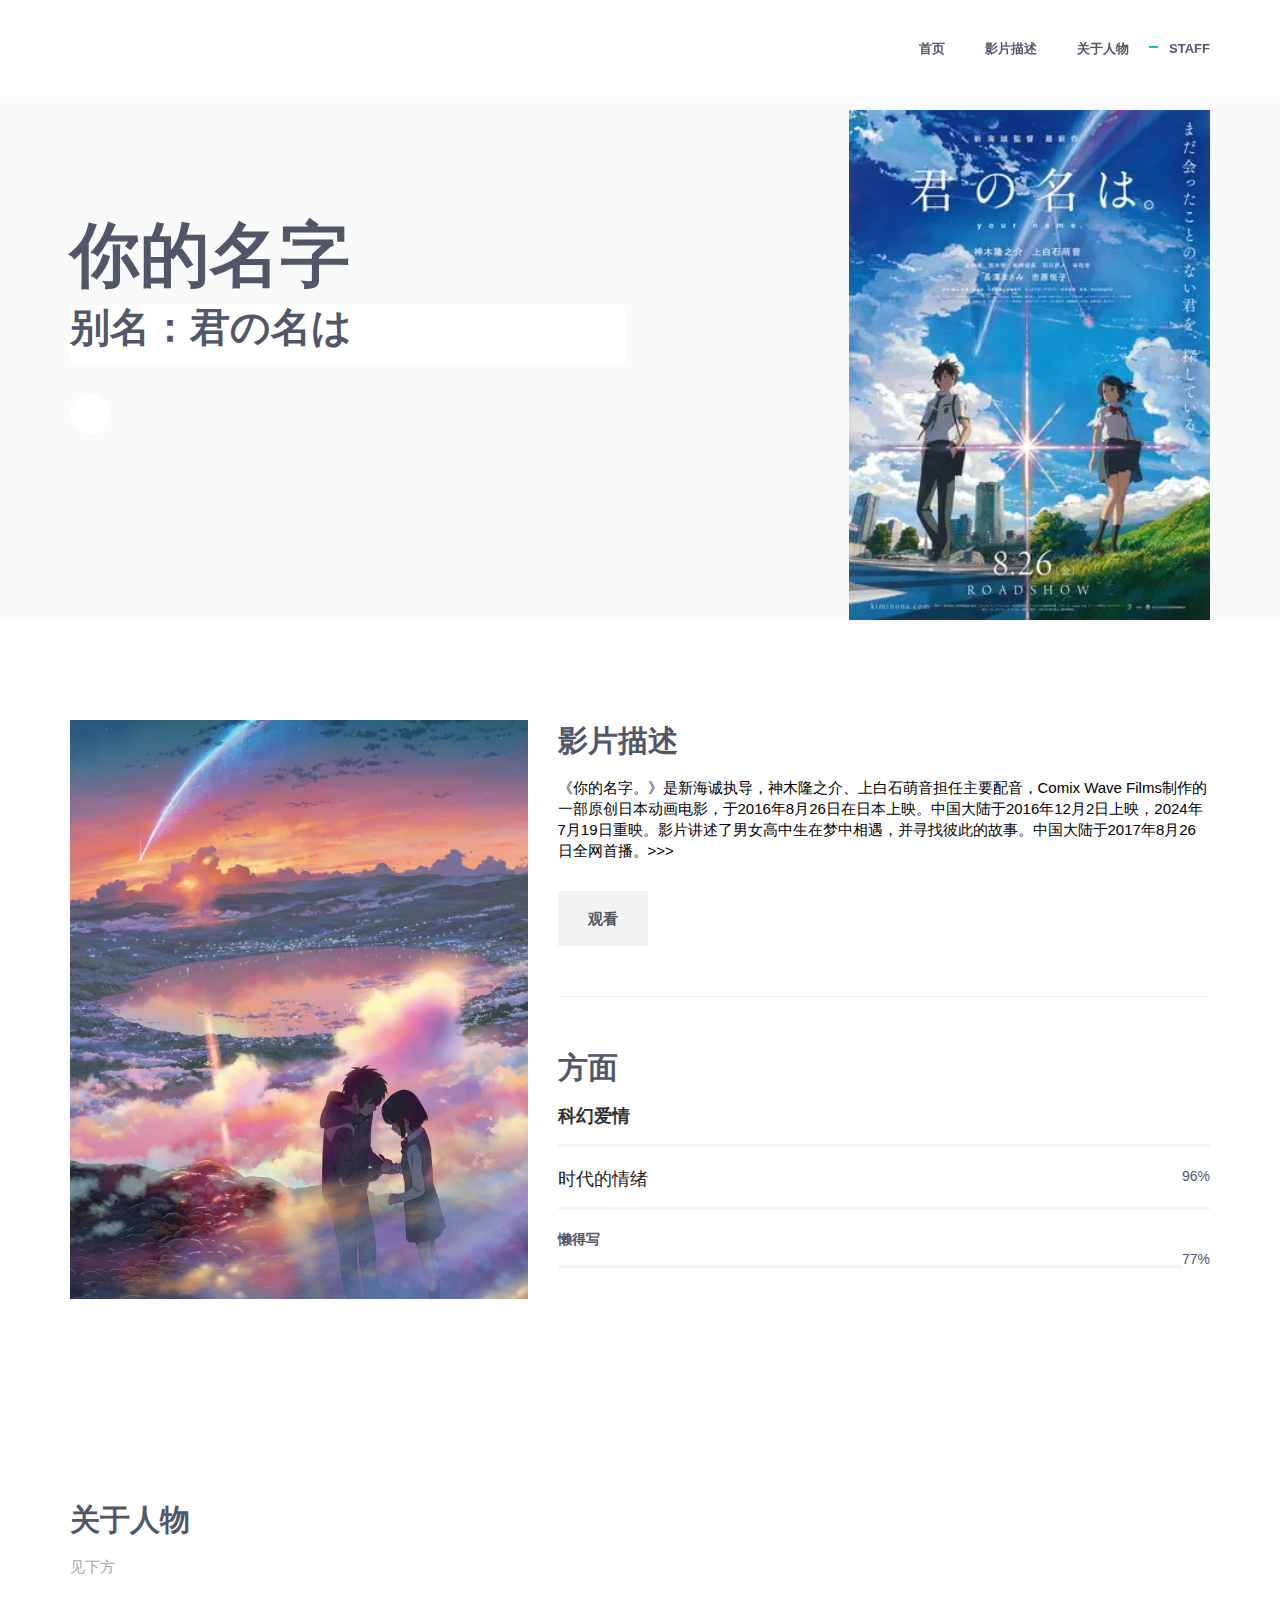
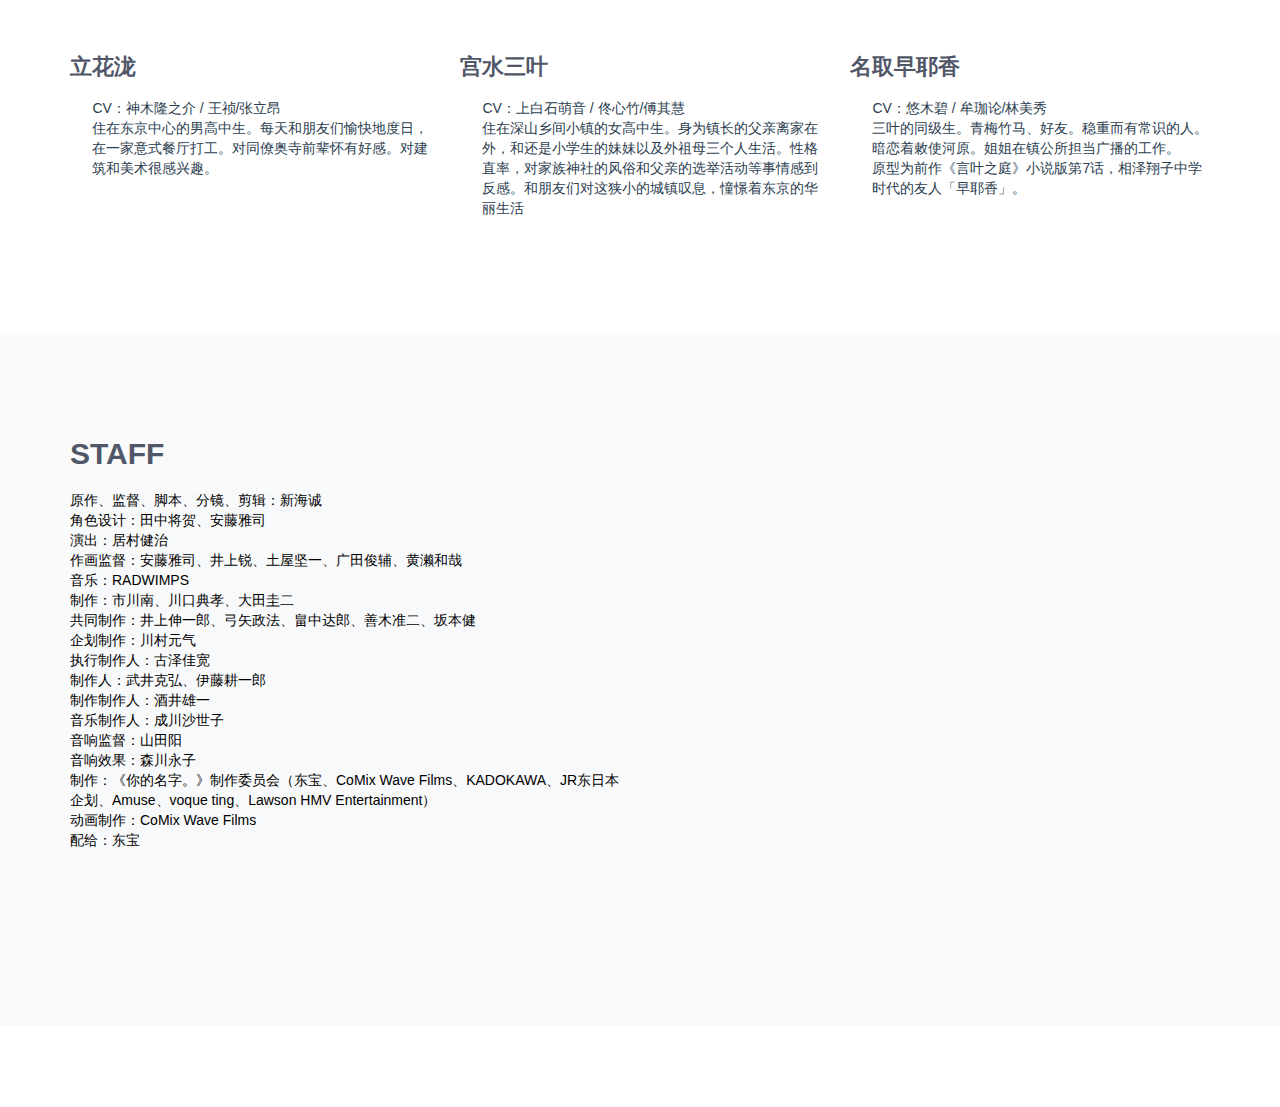
<file: data/mov/mov1/index.html>
<!DOCTYPE html><html lang='en'><head><meta charset='utf-8'><title>我的网页 - HTMLPAGE</title><meta name="description" content="在线可视化网页构建器，HTMLPAGE"><meta name="keywords" content="HTMLPAGE"></head><body><div><style>* { box-sizing: border-box; } body {margin: 0;}*{box-sizing:border-box;}body{margin-top:0px;margin-right:0px;margin-bottom:0px;margin-left:0px;}#izoyk{color:rgb(0, 0, 0);}#islqm1{--un-rotate:0;--un-rotate-x:0;--un-rotate-y:0;--un-rotate-z:0;--un-scale-x:1;--un-scale-y:1;--un-scale-z:1;--un-skew-x:0;--un-skew-y:0;--un-translate-x:0;--un-translate-y:0;--un-translate-z:0;--un-scroll-snap-strictness:proximity;--un-border-spacing-x:0;--un-border-spacing-y:0;--un-ring-offset-shadow:0 0 rgb(0 0 0 / 0);--un-ring-shadow:0 0 rgb(0 0 0 / 0);--un-shadow:0 0 rgb(0 0 0 / 0);--un-ring-offset-width:0px;--un-ring-offset-color:#fff;--un-ring-width:0px;--un-ring-color:rgb(147 197 253 / .5);box-sizing:inherit;margin-top:0px;margin-right:0px;margin-bottom:0px;margin-left:1.6em;padding-top:0px;padding-right:0px;padding-bottom:0px;padding-left:0px;border-top-width:0px;border-right-width:0px;border-bottom-width:0px;border-left-width:0px;border-top-style:initial;border-right-style:initial;border-bottom-style:initial;border-left-style:initial;border-top-color:initial;border-right-color:initial;border-bottom-color:initial;border-left-color:initial;border-image-source:initial;border-image-slice:initial;border-image-width:initial;border-image-outset:initial;border-image-repeat:initial;font-style:inherit;font-variant-ligatures:inherit;font-variant-caps:inherit;font-variant-numeric:inherit;font-variant-east-asian:inherit;font-variant-alternates:inherit;font-variant-position:inherit;font-variant-emoji:inherit;font-weight:inherit;font-stretch:inherit;font-size:inherit;line-height:inherit;font-family:inherit;font-optical-sizing:inherit;font-size-adjust:inherit;font-kerning:inherit;font-feature-settings:inherit;font-variation-settings:inherit;vertical-align:baseline;}#ixvok2{--un-rotate:0;--un-rotate-x:0;--un-rotate-y:0;--un-rotate-z:0;--un-scale-x:1;--un-scale-y:1;--un-scale-z:1;--un-skew-x:0;--un-skew-y:0;--un-translate-x:0;--un-translate-y:0;--un-translate-z:0;--un-scroll-snap-strictness:proximity;--un-border-spacing-x:0;--un-border-spacing-y:0;--un-ring-offset-shadow:0 0 rgb(0 0 0 / 0);--un-ring-shadow:0 0 rgb(0 0 0 / 0);--un-shadow:0 0 rgb(0 0 0 / 0);--un-ring-offset-width:0px;--un-ring-offset-color:#fff;--un-ring-width:0px;--un-ring-color:rgb(147 197 253 / .5);box-sizing:inherit;color:var(--color);background-image:none;background-position-x:initial;background-position-y:initial;background-size:initial;background-repeat:initial;background-attachment:initial;background-origin:initial;background-clip:initial;margin-top:0px;margin-right:0px;margin-bottom:0px;margin-left:0px;padding-top:0px;padding-right:0px;padding-bottom:0px;padding-left:0px;border-top-width:0px;border-right-width:0px;border-bottom-width:0px;border-left-width:0px;border-top-style:initial;border-right-style:initial;border-bottom-style:initial;border-left-style:initial;border-top-color:initial;border-right-color:initial;border-bottom-color:initial;border-left-color:initial;border-image-source:initial;border-image-slice:initial;border-image-width:initial;border-image-outset:initial;border-image-repeat:initial;font-style:inherit;font-variant-ligatures:inherit;font-variant-caps:inherit;font-variant-numeric:inherit;font-variant-east-asian:inherit;font-variant-alternates:inherit;font-variant-position:inherit;font-variant-emoji:inherit;font-weight:inherit;font-stretch:inherit;font-size:inherit;line-height:inherit;font-family:inherit;font-optical-sizing:inherit;font-size-adjust:inherit;font-kerning:inherit;font-feature-settings:inherit;font-variation-settings:inherit;vertical-align:baseline;--color:var(--theme-link-color);}#ingq4r{--un-rotate:0;--un-rotate-x:0;--un-rotate-y:0;--un-rotate-z:0;--un-scale-x:1;--un-scale-y:1;--un-scale-z:1;--un-skew-x:0;--un-skew-y:0;--un-translate-x:0;--un-translate-y:0;--un-translate-z:0;--un-scroll-snap-strictness:proximity;--un-border-spacing-x:0;--un-border-spacing-y:0;--un-ring-offset-shadow:0 0 rgb(0 0 0 / 0);--un-ring-shadow:0 0 rgb(0 0 0 / 0);--un-shadow:0 0 rgb(0 0 0 / 0);--un-ring-offset-width:0px;--un-ring-offset-color:#fff;--un-ring-width:0px;--un-ring-color:rgb(147 197 253 / .5);box-sizing:inherit;color:var(--color);background-image:none;background-position-x:initial;background-position-y:initial;background-size:initial;background-repeat:initial;background-attachment:initial;background-origin:initial;background-clip:initial;margin-top:0px;margin-right:0px;margin-bottom:0px;margin-left:0px;padding-top:0px;padding-right:0px;padding-bottom:0px;padding-left:0px;border-top-width:0px;border-right-width:0px;border-bottom-width:0px;border-left-width:0px;border-top-style:initial;border-right-style:initial;border-bottom-style:initial;border-left-style:initial;border-top-color:initial;border-right-color:initial;border-bottom-color:initial;border-left-color:initial;border-image-source:initial;border-image-slice:initial;border-image-width:initial;border-image-outset:initial;border-image-repeat:initial;font-style:inherit;font-variant-ligatures:inherit;font-variant-caps:inherit;font-variant-numeric:inherit;font-variant-east-asian:inherit;font-variant-alternates:inherit;font-variant-position:inherit;font-variant-emoji:inherit;font-weight:inherit;font-stretch:inherit;font-size:inherit;line-height:inherit;font-family:inherit;font-optical-sizing:inherit;font-size-adjust:inherit;font-kerning:inherit;font-feature-settings:inherit;font-variation-settings:inherit;vertical-align:baseline;--color:var(--theme-link-color);}#in2imh{--un-rotate:0;--un-rotate-x:0;--un-rotate-y:0;--un-rotate-z:0;--un-scale-x:1;--un-scale-y:1;--un-scale-z:1;--un-skew-x:0;--un-skew-y:0;--un-translate-x:0;--un-translate-y:0;--un-translate-z:0;--un-scroll-snap-strictness:proximity;--un-border-spacing-x:0;--un-border-spacing-y:0;--un-ring-offset-shadow:0 0 rgb(0 0 0 / 0);--un-ring-shadow:0 0 rgb(0 0 0 / 0);--un-shadow:0 0 rgb(0 0 0 / 0);--un-ring-offset-width:0px;--un-ring-offset-color:#fff;--un-ring-width:0px;--un-ring-color:rgb(147 197 253 / .5);box-sizing:inherit;margin-top:0px;margin-right:0px;margin-bottom:0px;margin-left:1.6em;padding-top:0px;padding-right:0px;padding-bottom:0px;padding-left:0px;border-top-width:0px;border-right-width:0px;border-bottom-width:0px;border-left-width:0px;border-top-style:initial;border-right-style:initial;border-bottom-style:initial;border-left-style:initial;border-top-color:initial;border-right-color:initial;border-bottom-color:initial;border-left-color:initial;border-image-source:initial;border-image-slice:initial;border-image-width:initial;border-image-outset:initial;border-image-repeat:initial;font-style:inherit;font-variant-ligatures:inherit;font-variant-caps:inherit;font-variant-numeric:inherit;font-variant-east-asian:inherit;font-variant-alternates:inherit;font-variant-position:inherit;font-variant-emoji:inherit;font-weight:inherit;font-stretch:inherit;font-size:inherit;line-height:inherit;font-family:inherit;font-optical-sizing:inherit;font-size-adjust:inherit;font-kerning:inherit;font-feature-settings:inherit;font-variation-settings:inherit;vertical-align:baseline;}#ikxb3l{--un-rotate:0;--un-rotate-x:0;--un-rotate-y:0;--un-rotate-z:0;--un-scale-x:1;--un-scale-y:1;--un-scale-z:1;--un-skew-x:0;--un-skew-y:0;--un-translate-x:0;--un-translate-y:0;--un-translate-z:0;--un-scroll-snap-strictness:proximity;--un-border-spacing-x:0;--un-border-spacing-y:0;--un-ring-offset-shadow:0 0 rgb(0 0 0 / 0);--un-ring-shadow:0 0 rgb(0 0 0 / 0);--un-shadow:0 0 rgb(0 0 0 / 0);--un-ring-offset-width:0px;--un-ring-offset-color:#fff;--un-ring-width:0px;--un-ring-color:rgb(147 197 253 / .5);box-sizing:inherit;margin-top:0px;margin-right:0px;margin-bottom:0px;margin-left:1.6em;padding-top:0px;padding-right:0px;padding-bottom:0px;padding-left:0px;border-top-width:0px;border-right-width:0px;border-bottom-width:0px;border-left-width:0px;border-top-style:initial;border-right-style:initial;border-bottom-style:initial;border-left-style:initial;border-top-color:initial;border-right-color:initial;border-bottom-color:initial;border-left-color:initial;border-image-source:initial;border-image-slice:initial;border-image-width:initial;border-image-outset:initial;border-image-repeat:initial;font-style:inherit;font-variant-ligatures:inherit;font-variant-caps:inherit;font-variant-numeric:inherit;font-variant-east-asian:inherit;font-variant-alternates:inherit;font-variant-position:inherit;font-variant-emoji:inherit;font-weight:inherit;font-stretch:inherit;font-size:inherit;line-height:inherit;font-family:inherit;font-optical-sizing:inherit;font-size-adjust:inherit;font-kerning:inherit;font-feature-settings:inherit;font-variation-settings:inherit;vertical-align:baseline;}#iht5wk{--un-rotate:0;--un-rotate-x:0;--un-rotate-y:0;--un-rotate-z:0;--un-scale-x:1;--un-scale-y:1;--un-scale-z:1;--un-skew-x:0;--un-skew-y:0;--un-translate-x:0;--un-translate-y:0;--un-translate-z:0;--un-scroll-snap-strictness:proximity;--un-border-spacing-x:0;--un-border-spacing-y:0;--un-ring-offset-shadow:0 0 rgb(0 0 0 / 0);--un-ring-shadow:0 0 rgb(0 0 0 / 0);--un-shadow:0 0 rgb(0 0 0 / 0);--un-ring-offset-width:0px;--un-ring-offset-color:#fff;--un-ring-width:0px;--un-ring-color:rgb(147 197 253 / .5);box-sizing:inherit;color:var(--color);background-image:none;background-position-x:initial;background-position-y:initial;background-size:initial;background-repeat:initial;background-attachment:initial;background-origin:initial;background-clip:initial;margin-top:0px;margin-right:0px;margin-bottom:0px;margin-left:0px;padding-top:0px;padding-right:0px;padding-bottom:0px;padding-left:0px;border-top-width:0px;border-right-width:0px;border-bottom-width:0px;border-left-width:0px;border-top-style:initial;border-right-style:initial;border-bottom-style:initial;border-left-style:initial;border-top-color:initial;border-right-color:initial;border-bottom-color:initial;border-left-color:initial;border-image-source:initial;border-image-slice:initial;border-image-width:initial;border-image-outset:initial;border-image-repeat:initial;font-style:inherit;font-variant-ligatures:inherit;font-variant-caps:inherit;font-variant-numeric:inherit;font-variant-east-asian:inherit;font-variant-alternates:inherit;font-variant-position:inherit;font-variant-emoji:inherit;font-weight:inherit;font-stretch:inherit;font-size:inherit;line-height:inherit;font-family:inherit;font-optical-sizing:inherit;font-size-adjust:inherit;font-kerning:inherit;font-feature-settings:inherit;font-variation-settings:inherit;vertical-align:baseline;--color:var(--theme-link-color);}#ifvukf{--un-rotate:0;--un-rotate-x:0;--un-rotate-y:0;--un-rotate-z:0;--un-scale-x:1;--un-scale-y:1;--un-scale-z:1;--un-skew-x:0;--un-skew-y:0;--un-translate-x:0;--un-translate-y:0;--un-translate-z:0;--un-scroll-snap-strictness:proximity;--un-border-spacing-x:0;--un-border-spacing-y:0;--un-ring-offset-shadow:0 0 rgb(0 0 0 / 0);--un-ring-shadow:0 0 rgb(0 0 0 / 0);--un-shadow:0 0 rgb(0 0 0 / 0);--un-ring-offset-width:0px;--un-ring-offset-color:#fff;--un-ring-width:0px;--un-ring-color:rgb(147 197 253 / .5);box-sizing:inherit;color:var(--color);background-image:none;background-position-x:initial;background-position-y:initial;background-size:initial;background-repeat:initial;background-attachment:initial;background-origin:initial;background-clip:initial;margin-top:0px;margin-right:0px;margin-bottom:0px;margin-left:0px;padding-top:0px;padding-right:0px;padding-bottom:0px;padding-left:0px;border-top-width:0px;border-right-width:0px;border-bottom-width:0px;border-left-width:0px;border-top-style:initial;border-right-style:initial;border-bottom-style:initial;border-left-style:initial;border-top-color:initial;border-right-color:initial;border-bottom-color:initial;border-left-color:initial;border-image-source:initial;border-image-slice:initial;border-image-width:initial;border-image-outset:initial;border-image-repeat:initial;font-style:inherit;font-variant-ligatures:inherit;font-variant-caps:inherit;font-variant-numeric:inherit;font-variant-east-asian:inherit;font-variant-alternates:inherit;font-variant-position:inherit;font-variant-emoji:inherit;font-weight:inherit;font-stretch:inherit;font-size:inherit;line-height:inherit;font-family:inherit;font-optical-sizing:inherit;font-size-adjust:inherit;font-kerning:inherit;font-feature-settings:inherit;font-variation-settings:inherit;vertical-align:baseline;--color:var(--theme-link-color);}#ic6jff{--un-rotate:0;--un-rotate-x:0;--un-rotate-y:0;--un-rotate-z:0;--un-scale-x:1;--un-scale-y:1;--un-scale-z:1;--un-skew-x:0;--un-skew-y:0;--un-translate-x:0;--un-translate-y:0;--un-translate-z:0;--un-scroll-snap-strictness:proximity;--un-border-spacing-x:0;--un-border-spacing-y:0;--un-ring-offset-shadow:0 0 rgb(0 0 0 / 0);--un-ring-shadow:0 0 rgb(0 0 0 / 0);--un-shadow:0 0 rgb(0 0 0 / 0);--un-ring-offset-width:0px;--un-ring-offset-color:#fff;--un-ring-width:0px;--un-ring-color:rgb(147 197 253 / .5);box-sizing:inherit;color:var(--color);background-image:none;background-position-x:initial;background-position-y:initial;background-size:initial;background-repeat:initial;background-attachment:initial;background-origin:initial;background-clip:initial;margin-top:0px;margin-right:0px;margin-bottom:0px;margin-left:0px;padding-top:0px;padding-right:0px;padding-bottom:0px;padding-left:0px;border-top-width:0px;border-right-width:0px;border-bottom-width:0px;border-left-width:0px;border-top-style:initial;border-right-style:initial;border-bottom-style:initial;border-left-style:initial;border-top-color:initial;border-right-color:initial;border-bottom-color:initial;border-left-color:initial;border-image-source:initial;border-image-slice:initial;border-image-width:initial;border-image-outset:initial;border-image-repeat:initial;font-style:inherit;font-variant-ligatures:inherit;font-variant-caps:inherit;font-variant-numeric:inherit;font-variant-east-asian:inherit;font-variant-alternates:inherit;font-variant-position:inherit;font-variant-emoji:inherit;font-weight:inherit;font-stretch:inherit;font-size:inherit;line-height:inherit;font-family:inherit;font-optical-sizing:inherit;font-size-adjust:inherit;font-kerning:inherit;font-feature-settings:inherit;font-variation-settings:inherit;vertical-align:baseline;--color:var(--theme-link-color);}#ihb7tg{--un-rotate:0;--un-rotate-x:0;--un-rotate-y:0;--un-rotate-z:0;--un-scale-x:1;--un-scale-y:1;--un-scale-z:1;--un-skew-x:0;--un-skew-y:0;--un-translate-x:0;--un-translate-y:0;--un-translate-z:0;--un-scroll-snap-strictness:proximity;--un-border-spacing-x:0;--un-border-spacing-y:0;--un-ring-offset-shadow:0 0 rgb(0 0 0 / 0);--un-ring-shadow:0 0 rgb(0 0 0 / 0);--un-shadow:0 0 rgb(0 0 0 / 0);--un-ring-offset-width:0px;--un-ring-offset-color:#fff;--un-ring-width:0px;--un-ring-color:rgb(147 197 253 / .5);box-sizing:inherit;margin-top:0px;margin-right:0px;margin-bottom:0px;margin-left:1.6em;padding-top:0px;padding-right:0px;padding-bottom:0px;padding-left:0px;border-top-width:0px;border-right-width:0px;border-bottom-width:0px;border-left-width:0px;border-top-style:initial;border-right-style:initial;border-bottom-style:initial;border-left-style:initial;border-top-color:initial;border-right-color:initial;border-bottom-color:initial;border-left-color:initial;border-image-source:initial;border-image-slice:initial;border-image-width:initial;border-image-outset:initial;border-image-repeat:initial;font-style:inherit;font-variant-ligatures:inherit;font-variant-caps:inherit;font-variant-numeric:inherit;font-variant-east-asian:inherit;font-variant-alternates:inherit;font-variant-position:inherit;font-variant-emoji:inherit;font-weight:inherit;font-stretch:inherit;font-size:inherit;line-height:inherit;font-family:inherit;font-optical-sizing:inherit;font-size-adjust:inherit;font-kerning:inherit;font-feature-settings:inherit;font-variation-settings:inherit;vertical-align:baseline;}#iv864u{--un-rotate:0;--un-rotate-x:0;--un-rotate-y:0;--un-rotate-z:0;--un-scale-x:1;--un-scale-y:1;--un-scale-z:1;--un-skew-x:0;--un-skew-y:0;--un-translate-x:0;--un-translate-y:0;--un-translate-z:0;--un-scroll-snap-strictness:proximity;--un-border-spacing-x:0;--un-border-spacing-y:0;--un-ring-offset-shadow:0 0 rgb(0 0 0 / 0);--un-ring-shadow:0 0 rgb(0 0 0 / 0);--un-shadow:0 0 rgb(0 0 0 / 0);--un-ring-offset-width:0px;--un-ring-offset-color:#fff;--un-ring-width:0px;--un-ring-color:rgb(147 197 253 / .5);box-sizing:inherit;margin-top:0px;margin-right:0px;margin-bottom:0px;margin-left:1.6em;padding-top:0px;padding-right:0px;padding-bottom:0px;padding-left:0px;border-top-width:0px;border-right-width:0px;border-bottom-width:0px;border-left-width:0px;border-top-style:initial;border-right-style:initial;border-bottom-style:initial;border-left-style:initial;border-top-color:initial;border-right-color:initial;border-bottom-color:initial;border-left-color:initial;border-image-source:initial;border-image-slice:initial;border-image-width:initial;border-image-outset:initial;border-image-repeat:initial;font-style:inherit;font-variant-ligatures:inherit;font-variant-caps:inherit;font-variant-numeric:inherit;font-variant-east-asian:inherit;font-variant-alternates:inherit;font-variant-position:inherit;font-variant-emoji:inherit;font-weight:inherit;font-stretch:inherit;font-size:inherit;line-height:inherit;font-family:inherit;font-optical-sizing:inherit;font-size-adjust:inherit;font-kerning:inherit;font-feature-settings:inherit;font-variation-settings:inherit;vertical-align:baseline;}#irxsug{--un-rotate:0;--un-rotate-x:0;--un-rotate-y:0;--un-rotate-z:0;--un-scale-x:1;--un-scale-y:1;--un-scale-z:1;--un-skew-x:0;--un-skew-y:0;--un-translate-x:0;--un-translate-y:0;--un-translate-z:0;--un-scroll-snap-strictness:proximity;--un-border-spacing-x:0;--un-border-spacing-y:0;--un-ring-offset-shadow:0 0 rgb(0 0 0 / 0);--un-ring-shadow:0 0 rgb(0 0 0 / 0);--un-shadow:0 0 rgb(0 0 0 / 0);--un-ring-offset-width:0px;--un-ring-offset-color:#fff;--un-ring-width:0px;--un-ring-color:rgb(147 197 253 / .5);box-sizing:inherit;color:var(--color);background-image:none;background-position-x:initial;background-position-y:initial;background-size:initial;background-repeat:initial;background-attachment:initial;background-origin:initial;background-clip:initial;margin-top:0px;margin-right:0px;margin-bottom:0px;margin-left:0px;padding-top:0px;padding-right:0px;padding-bottom:0px;padding-left:0px;border-top-width:0px;border-right-width:0px;border-bottom-width:0px;border-left-width:0px;border-top-style:initial;border-right-style:initial;border-bottom-style:initial;border-left-style:initial;border-top-color:initial;border-right-color:initial;border-bottom-color:initial;border-left-color:initial;border-image-source:initial;border-image-slice:initial;border-image-width:initial;border-image-outset:initial;border-image-repeat:initial;font-style:inherit;font-variant-ligatures:inherit;font-variant-caps:inherit;font-variant-numeric:inherit;font-variant-east-asian:inherit;font-variant-alternates:inherit;font-variant-position:inherit;font-variant-emoji:inherit;font-weight:inherit;font-stretch:inherit;font-size:inherit;line-height:inherit;font-family:inherit;font-optical-sizing:inherit;font-size-adjust:inherit;font-kerning:inherit;font-feature-settings:inherit;font-variation-settings:inherit;vertical-align:baseline;--color:var(--theme-link-color);}#iz8hf9{--un-rotate:0;--un-rotate-x:0;--un-rotate-y:0;--un-rotate-z:0;--un-scale-x:1;--un-scale-y:1;--un-scale-z:1;--un-skew-x:0;--un-skew-y:0;--un-translate-x:0;--un-translate-y:0;--un-translate-z:0;--un-scroll-snap-strictness:proximity;--un-border-spacing-x:0;--un-border-spacing-y:0;--un-ring-offset-shadow:0 0 rgb(0 0 0 / 0);--un-ring-shadow:0 0 rgb(0 0 0 / 0);--un-shadow:0 0 rgb(0 0 0 / 0);--un-ring-offset-width:0px;--un-ring-offset-color:#fff;--un-ring-width:0px;--un-ring-color:rgb(147 197 253 / .5);box-sizing:inherit;color:var(--color);background-image:none;background-position-x:initial;background-position-y:initial;background-size:initial;background-repeat:initial;background-attachment:initial;background-origin:initial;background-clip:initial;margin-top:0px;margin-right:0px;margin-bottom:0px;margin-left:0px;padding-top:0px;padding-right:0px;padding-bottom:0px;padding-left:0px;border-top-width:0px;border-right-width:0px;border-bottom-width:0px;border-left-width:0px;border-top-style:initial;border-right-style:initial;border-bottom-style:initial;border-left-style:initial;border-top-color:initial;border-right-color:initial;border-bottom-color:initial;border-left-color:initial;border-image-source:initial;border-image-slice:initial;border-image-width:initial;border-image-outset:initial;border-image-repeat:initial;font-style:inherit;font-variant-ligatures:inherit;font-variant-caps:inherit;font-variant-numeric:inherit;font-variant-east-asian:inherit;font-variant-alternates:inherit;font-variant-position:inherit;font-variant-emoji:inherit;font-weight:inherit;font-stretch:inherit;font-size:inherit;line-height:inherit;font-family:inherit;font-optical-sizing:inherit;font-size-adjust:inherit;font-kerning:inherit;font-feature-settings:inherit;font-variation-settings:inherit;vertical-align:baseline;--color:var(--theme-link-color);}#ipy5wm{--un-rotate:0;--un-rotate-x:0;--un-rotate-y:0;--un-rotate-z:0;--un-scale-x:1;--un-scale-y:1;--un-scale-z:1;--un-skew-x:0;--un-skew-y:0;--un-translate-x:0;--un-translate-y:0;--un-translate-z:0;--un-scroll-snap-strictness:proximity;--un-border-spacing-x:0;--un-border-spacing-y:0;--un-ring-offset-shadow:0 0 rgb(0 0 0 / 0);--un-ring-shadow:0 0 rgb(0 0 0 / 0);--un-shadow:0 0 rgb(0 0 0 / 0);--un-ring-offset-width:0px;--un-ring-offset-color:#fff;--un-ring-width:0px;--un-ring-color:rgb(147 197 253 / .5);box-sizing:inherit;margin-top:0px;margin-right:0px;margin-bottom:0px;margin-left:1.6em;padding-top:0px;padding-right:0px;padding-bottom:0px;padding-left:0px;border-top-width:0px;border-right-width:0px;border-bottom-width:0px;border-left-width:0px;border-top-style:initial;border-right-style:initial;border-bottom-style:initial;border-left-style:initial;border-top-color:initial;border-right-color:initial;border-bottom-color:initial;border-left-color:initial;border-image-source:initial;border-image-slice:initial;border-image-width:initial;border-image-outset:initial;border-image-repeat:initial;font-style:inherit;font-variant-ligatures:inherit;font-variant-caps:inherit;font-variant-numeric:inherit;font-variant-east-asian:inherit;font-variant-alternates:inherit;font-variant-position:inherit;font-variant-emoji:inherit;font-weight:inherit;font-stretch:inherit;font-size:inherit;line-height:inherit;font-family:inherit;font-optical-sizing:inherit;font-size-adjust:inherit;font-kerning:inherit;font-feature-settings:inherit;font-variation-settings:inherit;vertical-align:baseline;}#iiuzvf{--un-rotate:0;--un-rotate-x:0;--un-rotate-y:0;--un-rotate-z:0;--un-scale-x:1;--un-scale-y:1;--un-scale-z:1;--un-skew-x:0;--un-skew-y:0;--un-translate-x:0;--un-translate-y:0;--un-translate-z:0;--un-scroll-snap-strictness:proximity;--un-border-spacing-x:0;--un-border-spacing-y:0;--un-ring-offset-shadow:0 0 rgb(0 0 0 / 0);--un-ring-shadow:0 0 rgb(0 0 0 / 0);--un-shadow:0 0 rgb(0 0 0 / 0);--un-ring-offset-width:0px;--un-ring-offset-color:#fff;--un-ring-width:0px;--un-ring-color:rgb(147 197 253 / .5);box-sizing:inherit;margin-top:0px;margin-right:0px;margin-bottom:0px;margin-left:1.6em;padding-top:0px;padding-right:0px;padding-bottom:0px;padding-left:0px;border-top-width:0px;border-right-width:0px;border-bottom-width:0px;border-left-width:0px;border-top-style:initial;border-right-style:initial;border-bottom-style:initial;border-left-style:initial;border-top-color:initial;border-right-color:initial;border-bottom-color:initial;border-left-color:initial;border-image-source:initial;border-image-slice:initial;border-image-width:initial;border-image-outset:initial;border-image-repeat:initial;font-style:inherit;font-variant-ligatures:inherit;font-variant-caps:inherit;font-variant-numeric:inherit;font-variant-east-asian:inherit;font-variant-alternates:inherit;font-variant-position:inherit;font-variant-emoji:inherit;font-weight:inherit;font-stretch:inherit;font-size:inherit;line-height:inherit;font-family:inherit;font-optical-sizing:inherit;font-size-adjust:inherit;font-kerning:inherit;font-feature-settings:inherit;font-variation-settings:inherit;vertical-align:baseline;}#iu8f6q{--un-rotate:0;--un-rotate-x:0;--un-rotate-y:0;--un-rotate-z:0;--un-scale-x:1;--un-scale-y:1;--un-scale-z:1;--un-skew-x:0;--un-skew-y:0;--un-translate-x:0;--un-translate-y:0;--un-translate-z:0;--un-scroll-snap-strictness:proximity;--un-border-spacing-x:0;--un-border-spacing-y:0;--un-ring-offset-shadow:0 0 rgb(0 0 0 / 0);--un-ring-shadow:0 0 rgb(0 0 0 / 0);--un-shadow:0 0 rgb(0 0 0 / 0);--un-ring-offset-width:0px;--un-ring-offset-color:#fff;--un-ring-width:0px;--un-ring-color:rgb(147 197 253 / .5);box-sizing:inherit;color:var(--color);background-image:none;background-position-x:initial;background-position-y:initial;background-size:initial;background-repeat:initial;background-attachment:initial;background-origin:initial;background-clip:initial;margin-top:0px;margin-right:0px;margin-bottom:0px;margin-left:0px;padding-top:0px;padding-right:0px;padding-bottom:0px;padding-left:0px;border-top-width:0px;border-right-width:0px;border-bottom-width:0px;border-left-width:0px;border-top-style:initial;border-right-style:initial;border-bottom-style:initial;border-left-style:initial;border-top-color:initial;border-right-color:initial;border-bottom-color:initial;border-left-color:initial;border-image-source:initial;border-image-slice:initial;border-image-width:initial;border-image-outset:initial;border-image-repeat:initial;font-style:inherit;font-variant-ligatures:inherit;font-variant-caps:inherit;font-variant-numeric:inherit;font-variant-east-asian:inherit;font-variant-alternates:inherit;font-variant-position:inherit;font-variant-emoji:inherit;font-weight:inherit;font-stretch:inherit;font-size:inherit;line-height:inherit;font-family:inherit;font-optical-sizing:inherit;font-size-adjust:inherit;font-kerning:inherit;font-feature-settings:inherit;font-variation-settings:inherit;vertical-align:baseline;--color:var(--theme-link-color);}.c67524{display:none;}.promo-block{color:rgb(1, 1, 1);}.c74878{margin-bottom:0px;padding-top:0px;padding-right:0px;padding-bottom:15px;padding-left:0px;overflow-wrap:break-word;line-height:1.1;background-color:rgb(255, 255, 255);}.promo-block-img.img-responsive{width:361px;height:509.906px;}.full-width.img-responsive{width:1070.5px;height:579.258px;}.c80985{color:rgb(51, 51, 51);font-family:arial;font-size:18px;font-weight:700;}.c81082{color:rgb(34, 34, 34);font-family:arial;font-size:18px;}.c82187{--un-rotate:0;--un-rotate-x:0;--un-rotate-y:0;--un-rotate-z:0;--un-scale-x:1;--un-scale-y:1;--un-scale-z:1;--un-skew-x:0;--un-skew-y:0;--un-translate-x:0;--un-translate-y:0;--un-translate-z:0;--un-scroll-snap-strictness:proximity;--un-border-spacing-x:0;--un-border-spacing-y:0;--un-ring-offset-shadow:0 0 rgb(0 0 0 / 0);--un-ring-shadow:0 0 rgb(0 0 0 / 0);--un-shadow:0 0 rgb(0 0 0 / 0);--un-ring-offset-width:0px;--un-ring-offset-color:#fff;--un-ring-width:0px;--un-ring-color:rgb(147 197 253 / .5);box-sizing:inherit;margin-right:0px;margin-bottom:0px;margin-left:0px;padding-top:0px;padding-right:0px;padding-bottom:0px;padding-left:0px;border-top-width:0px;border-right-width:0px;border-bottom-width:0px;border-left-width:0px;border-top-style:initial;border-right-style:initial;border-bottom-style:initial;border-left-style:initial;border-top-color:initial;border-right-color:initial;border-bottom-color:initial;border-left-color:initial;border-image-source:initial;border-image-slice:initial;border-image-width:initial;border-image-outset:initial;border-image-repeat:initial;font-variant-numeric:inherit;font-variant-east-asian:inherit;font-variant-alternates:inherit;font-variant-position:inherit;font-variant-emoji:inherit;font-stretch:inherit;font-size:14px;line-height:inherit;font-family:sans-serif, NospzGothicMoe, "Apple Color Emoji", "Segoe UI Emoji", "Segoe UI Symbol";font-optical-sizing:inherit;font-size-adjust:inherit;font-kerning:inherit;font-feature-settings:inherit;font-variation-settings:inherit;vertical-align:baseline;color:rgb(44, 62, 80);background-color:rgba(255, 255, 255, 0.9);}.c82455{--un-rotate:0;--un-rotate-x:0;--un-rotate-y:0;--un-rotate-z:0;--un-scale-x:1;--un-scale-y:1;--un-scale-z:1;--un-skew-x:0;--un-skew-y:0;--un-translate-x:0;--un-translate-y:0;--un-translate-z:0;--un-scroll-snap-strictness:proximity;--un-border-spacing-x:0;--un-border-spacing-y:0;--un-ring-offset-shadow:0 0 rgb(0 0 0 / 0);--un-ring-shadow:0 0 rgb(0 0 0 / 0);--un-shadow:0 0 rgb(0 0 0 / 0);--un-ring-offset-width:0px;--un-ring-offset-color:#fff;--un-ring-width:0px;--un-ring-color:rgb(147 197 253 / .5);box-sizing:inherit;margin-right:0px;margin-bottom:0px;margin-left:0px;padding-top:0px;padding-right:0px;padding-bottom:0px;padding-left:0px;border-top-width:0px;border-right-width:0px;border-bottom-width:0px;border-left-width:0px;border-top-style:initial;border-right-style:initial;border-bottom-style:initial;border-left-style:initial;border-top-color:initial;border-right-color:initial;border-bottom-color:initial;border-left-color:initial;border-image-source:initial;border-image-slice:initial;border-image-width:initial;border-image-outset:initial;border-image-repeat:initial;font-variant-numeric:inherit;font-variant-east-asian:inherit;font-variant-alternates:inherit;font-variant-position:inherit;font-variant-emoji:inherit;font-stretch:inherit;font-size:14px;line-height:inherit;font-family:sans-serif, NospzGothicMoe, "Apple Color Emoji", "Segoe UI Emoji", "Segoe UI Symbol";font-optical-sizing:inherit;font-size-adjust:inherit;font-kerning:inherit;font-feature-settings:inherit;font-variation-settings:inherit;vertical-align:baseline;color:rgb(44, 62, 80);background-color:rgba(255, 255, 255, 0.9);}.c82766{--un-rotate:0;--un-rotate-x:0;--un-rotate-y:0;--un-rotate-z:0;--un-scale-x:1;--un-scale-y:1;--un-scale-z:1;--un-skew-x:0;--un-skew-y:0;--un-translate-x:0;--un-translate-y:0;--un-translate-z:0;--un-scroll-snap-strictness:proximity;--un-border-spacing-x:0;--un-border-spacing-y:0;--un-ring-offset-shadow:0 0 rgb(0 0 0 / 0);--un-ring-shadow:0 0 rgb(0 0 0 / 0);--un-shadow:0 0 rgb(0 0 0 / 0);--un-ring-offset-width:0px;--un-ring-offset-color:#fff;--un-ring-width:0px;--un-ring-color:rgb(147 197 253 / .5);box-sizing:inherit;margin-right:0px;margin-bottom:0px;margin-left:0px;padding-top:0px;padding-right:0px;padding-bottom:0px;padding-left:0px;border-top-width:0px;border-right-width:0px;border-bottom-width:0px;border-left-width:0px;border-top-style:initial;border-right-style:initial;border-bottom-style:initial;border-left-style:initial;border-top-color:initial;border-right-color:initial;border-bottom-color:initial;border-left-color:initial;border-image-source:initial;border-image-slice:initial;border-image-width:initial;border-image-outset:initial;border-image-repeat:initial;font-variant-numeric:inherit;font-variant-east-asian:inherit;font-variant-alternates:inherit;font-variant-position:inherit;font-variant-emoji:inherit;font-stretch:inherit;font-size:14px;line-height:inherit;font-family:sans-serif, NospzGothicMoe, "Apple Color Emoji", "Segoe UI Emoji", "Segoe UI Symbol";font-optical-sizing:inherit;font-size-adjust:inherit;font-kerning:inherit;font-feature-settings:inherit;font-variation-settings:inherit;vertical-align:baseline;color:rgb(44, 62, 80);background-color:rgba(255, 255, 255, 0.9);}.c84488{--un-rotate:0;--un-rotate-x:0;--un-rotate-y:0;--un-rotate-z:0;--un-scale-x:1;--un-scale-y:1;--un-scale-z:1;--un-skew-x:0;--un-skew-y:0;--un-translate-x:0;--un-translate-y:0;--un-translate-z:0;--un-scroll-snap-strictness:proximity;--un-border-spacing-x:0;--un-border-spacing-y:0;--un-ring-offset-shadow:0 0 rgb(0 0 0 / 0);--un-ring-shadow:0 0 rgb(0 0 0 / 0);--un-shadow:0 0 rgb(0 0 0 / 0);--un-ring-offset-width:0px;--un-ring-offset-color:#fff;--un-ring-width:0px;--un-ring-color:rgb(147 197 253 / .5);box-sizing:inherit;font-family:inherit;color:rgb(0, 0, 0);background-color:rgb(248, 249, 250);border-top-width:0px;border-right-width:0px;border-bottom-width:0px;border-left-width:0px;border-top-style:initial;border-right-style:initial;border-bottom-style:initial;border-left-style:initial;border-top-color:initial;border-right-color:initial;border-bottom-color:initial;border-left-color:initial;padding-top:0px;padding-right:0px;padding-bottom:0px;padding-left:0px;text-wrap-mode:wrap;margin-bottom:0px;font-variant-numeric:inherit;font-variant-east-asian:inherit;font-variant-alternates:inherit;font-variant-position:inherit;font-variant-emoji:inherit;font-stretch:inherit;font-size:14px;line-height:inherit;font-optical-sizing:inherit;font-size-adjust:inherit;font-kerning:inherit;font-feature-settings:inherit;font-variation-settings:inherit;vertical-align:baseline;}</style><div id="body" data-spy="scroll" data-target=".header"><!-- GLOBAL MANDATORY STYLES --><link href="css/simple-line-icons.css" rel="stylesheet" type="text/css"/><link href="css/bootstrap.min.css" rel="stylesheet" type="text/css"/><!-- PAGE LEVEL PLUGIN STYLES --><link href="css/animate.css" rel="stylesheet"/><link href="css/swiper.min.css" rel="stylesheet" type="text/css"/><!-- THEME STYLES --><link href="css/layout.min.css" rel="stylesheet" type="text/css"/><link rel="preload" href="fonts/Simple-Line-Icons.woff2" as="font" type="font/woff2" crossorigin=""/><!--========== HEADER ==========--><header class="header navbar-fixed-top"><!-- Navbar --><nav role="navigation" class="navbar"><div class="container"><!-- Brand and toggle get grouped for better mobile display --><div class="menu-container js_nav-item"><button type="button" data-toggle="collapse" data-target=".nav-collapse" class="navbar-toggle"><span class="sr-only">Toggle navigation</span><span class="toggle-icon"></span></button><!-- Logo --><div class="logo"><a href="#body" class="logo-wrap"></a></div><!-- End Logo --></div><!-- Collect the nav links, forms, and other content for toggling --><div class="collapse navbar-collapse nav-collapse"><div class="menu-container"><ul class="nav navbar-nav navbar-nav-right"><li class="js_nav-item nav-item"><a href="#body" class="nav-item-child nav-item-hover">首页</a></li><li class="js_nav-item nav-item"><a href="#about" class="nav-item-child nav-item-hover">影片描述</a></li><li class="js_nav-item nav-item"></li><li class="js_nav-item nav-item"><a href="#work" class="nav-item-child nav-item-hover">关于人物</a></li><li class="js_nav-item nav-item"><a href="#contact" class="nav-item-child nav-item-hover">STAFF</a></li></ul></div></div><!-- End Navbar Collapse --></div></nav><!-- Navbar --></header><!--========== END HEADER ==========--><!--========== SLIDER ==========--><div class="promo-block"><div class="container"><div class="row"><div class="col-sm-6 sm-margin-b-60"><div class="margin-b-30"><h1 class="promo-block-title">你的名字</h1><p class="promo-block-text"></p><h1 id="ik3xix" class="c74878">别名：君の名は</h1><p></p></div><ul class="list-inline"><li><a href="#" class="social-icons"></a></li><li></li><li></li><li></li></ul></div><div class="col-sm-6"><div class="promo-block-img-wrap"><img width="389" height="541" src="img/mov01.png" align="Avatar" class="promo-block-img img-responsive"/></div></div></div><!--// end row --></div></div><!--========== SLIDER ==========--><!--========== PAGE LAYOUT ==========--><!-- About --><div id="about"><div class="container content-lg"><div class="row"><div class="col-sm-5 sm-margin-b-60"><img src="img/mov03.png" alt="Image" class="full-width img-responsive"/></div><div class="col-sm-7"><div class="section-seperator margin-b-50"><div class="margin-b-50"><div class="margin-b-30"><h2>影片描述</h2><p id="izoyk">《你的名字。》是新海诚执导，神木隆之介、上白石萌音担任主要配音，Comix Wave Films制作的一部原创日本动画电影，于2016年8月26日在日本上映。中国大陆于2016年12月2日上映，2024年7月19日重映。影片讲述了男女高中生在梦中相遇，并寻找彼此的故事。中国大陆于2017年8月26日全网首播。&gt;&gt;&gt;</p></div><a href="/data/mov/mov1/mov.html" class="btn-theme btn-theme-md btn-default-bg text-uppercase">观看</a></div></div><h2>方面</h2><!-- Progress Box --><div class="progress-box"><h5><span id="iktd9o" class="c80985">科幻爱情</span></h5><div class="progress"><div role="progressbar" data-width="87" class="progress-bar bg-color-base"></div></div></div><div class="progress-box"><h5><span id="ifoqyl" class="c81082">时代的情绪</span><span class="color-heading pull-right">96%</span></h5><div class="progress"><div role="progressbar" data-width="96" class="progress-bar bg-color-base"></div></div></div><div class="progress-box"><h5>懒得写<br/><span class="color-heading pull-right">77%</span></h5><div class="progress"><div role="progressbar" data-width="77" class="progress-bar bg-color-base"></div></div></div><!-- End Progress Box --></div></div><!--// end row --></div></div><!-- End About --><!-- Experience --><div id="experience"><div data-auto-height="true" class="bg-color-sky-light"></div></div><!-- End Experience --><!-- Work --><div id="work"><div class="container content-lg"><div class="row margin-b-40"><div class="col-sm-6"><h2>关于人物</h2><p>见下方</p></div></div><!--// end row --><div class="row"><!-- Latest Products --><div class="col-sm-4 sm-margin-b-50"><div class="margin-b-20"><div data-wow-duration=".3" data-wow-delay=".1s" class="wow zoomIn"></div></div><h4>立花泷</h4><p></p><dl id="i20new" class="c82187"><dd id="islqm1">CV：<a href="https://mzh.moegirl.org.cn/%E7%A5%9E%E6%9C%A8%E9%9A%86%E4%B9%8B%E4%BB%8B" title="神木隆之介" id="ixvok2">神木隆之介</a> / <a href="https://mzh.moegirl.org.cn/%E7%9A%87%E8%B4%9E%E5%AD%A3" title="皇贞季" id="ingq4r">王祯</a>/张立昂</dd><dd id="in2imh">住在东京中心的男高中生。每天和朋友们愉快地度日，在一家意式餐厅打工。对同僚奥寺前辈怀有好感。对建筑和美术很感兴趣。</dd></dl><p></p></div><!-- End Latest Products --><!-- Latest Products --><div class="col-sm-4 sm-margin-b-50"><div class="margin-b-20"><div data-wow-duration=".3" data-wow-delay=".1s" class="wow zoomIn"></div></div><h4>宫水三叶</h4><p></p><dl id="isc5uv" class="c82455"><dd id="ikxb3l">CV：<a href="https://mzh.moegirl.org.cn/%E4%B8%8A%E7%99%BD%E7%9F%B3%E8%90%8C%E9%9F%B3" title="上白石萌音" id="iht5wk">上白石萌音</a> / <a href="https://mzh.moegirl.org.cn/C%E5%B0%8F%E8%B0%83" title="C小调" id="ifvukf">佟心竹</a>/<a href="https://mzh.moegirl.org.cn/%E5%82%85%E5%85%B6%E6%85%A7" title="傅其慧" id="ic6jff">傅其慧</a></dd><dd id="ihb7tg">住在深山乡间小镇的女高中生。身为镇长的父亲离家在外，和还是小学生的妹妹以及外祖母三个人生活。性格直率，对家族神社的风俗和父亲的选举活动等事情感到反感。和朋友们对这狭小的城镇叹息，憧憬着东京的华丽生活</dd></dl><p></p></div><!-- End Latest Products --><!-- Latest Products --><div class="col-sm-4 sm-margin-b-50"><div class="margin-b-20"><div data-wow-duration=".3" data-wow-delay=".1s" class="wow zoomIn"></div></div><h4>名取早耶香</h4><p></p><dl id="ij32xq" class="c82766"><dd id="iv864u">CV：<a href="https://mzh.moegirl.org.cn/%E6%82%A0%E6%9C%A8%E7%A2%A7" title="悠木碧" id="irxsug">悠木碧</a> / <a href="https://mzh.moegirl.org.cn/%E7%89%9F%E7%8F%88%E8%AE%BA" title="牟珈论" id="iz8hf9">牟珈论</a>/林美秀</dd><dd id="ipy5wm">三叶的同级生。青梅竹马、好友。稳重而有常识的人。暗恋着敕使河原。姐姐在镇公所担当广播的工作。</dd><dd id="iiuzvf">原型为前作《<a href="https://mzh.moegirl.org.cn/%E8%A8%80%E5%8F%B6%E4%B9%8B%E5%BA%AD" title="言叶之庭" id="iu8f6q">言叶之庭</a>》小说版第7话，相泽翔子中学时代的友人「早耶香」。</dd></dl><p></p></div><!-- End Latest Products --></div><!--// end row --></div></div><!-- End Work --><!-- Clients --><div id="i8afw2" class="bg-color-sky-light c67524"><div class="content-lg container"><!-- Swiper Clients --><div class="swiper-slider swiper-clients"><!-- Swiper Wrapper --><div class="swiper-wrapper"><div class="swiper-slide"><img src="img/01.png" alt="Clients Logo" class="swiper-clients-img"/></div><div class="swiper-slide"><img src="img/02.png" alt="Clients Logo" class="swiper-clients-img"/></div><div class="swiper-slide"><img src="img/03.png" alt="Clients Logo" class="swiper-clients-img"/></div><div class="swiper-slide"><img src="img/04.png" alt="Clients Logo" class="swiper-clients-img"/></div><div class="swiper-slide"><img src="img/05.png" alt="Clients Logo" class="swiper-clients-img"/></div><div class="swiper-slide"><img src="img/06.png" alt="Clients Logo" class="swiper-clients-img"/></div></div><!-- End Swiper Wrapper --></div><!-- End Swiper Clients --></div></div><!-- End Clients --><!-- Promo Banner --><!-- <div class="promo-banner parallax-window" data-parallax="scroll" data-image-src="img/01.jpg">
	<div class="container-sm content-lg">
		<h2 class="promo-banner-title">专注设计</h2>
		<p class="promo-banner-text">潜心钻研4年，熟练掌握网页设计流程，具备良好的逻辑分析能力、应变能力，对数据敏感、有责任心，良好的职业道德、保密意识与团队合作精神，具备良好的沟通合作技巧，较强的责任心及事业心</p>
	</div>
</div> --><!-- End Promo Banner --><!-- Contact --><div id="contact"><div class="bg-color-sky-light"><div class="container content-lg"><div class="row margin-b-40"><div class="col-sm-6"><h2>STAFF</h2><p></p><pre id="iqztcl" class="c84488">原作、监督、脚本、分镜、剪辑：新海诚
角色设计：田中将贺、安藤雅司
演出：居村健治
作画监督：安藤雅司、井上锐、土屋坚一、广田俊辅、黄濑和哉
音乐：RADWIMPS
制作：市川南、川口典孝、大田圭二
共同制作：井上伸一郎、弓矢政法、畠中达郎、善木准二、坂本健
企划制作：川村元气
执行制作人：古泽佳宽
制作人：武井克弘、伊藤耕一郎
制作制作人：酒井雄一
音乐制作人：成川沙世子
音响监督：山田阳
音响效果：森川永子
制作：《你的名字。》制作委员会（东宝、CoMix Wave Films、KADOKAWA、JR东日本企划、Amuse、voque ting、Lawson HMV Entertainment）
动画制作：CoMix Wave Films
配给：东宝</pre><br/><p></p></div></div><!--// end row --><div class="row"><div class="col-md-3 col-xs-6 md-margin-b-30"></div><div class="col-md-3 col-xs-6 md-margin-b-30"></div></div><!--// end row --></div></div></div><!-- End Contact --><!--========== END PAGE LAYOUT ==========--><!--========== FOOTER ==========--><footer class="footer"><div class="content container"><div class="row"><div class="col-xs-6"></div><div class="col-xs-6 text-right sm-text-left"></div></div><!--// end row --></div></footer><!--========== END FOOTER ==========--><!-- Back To Top --><a href="javascript:void(0);" class="js-back-to-top back-to-top">Top</a><!-- JAVASCRIPTS(Load javascripts at bottom, this will reduce page load time) --><!-- CORE PLUGINS --><script src="js/jquery.min.js" type="text/javascript"></script><script src="js/jquery-migrate.min.js" type="text/javascript"></script><script src="js/bootstrap.min.js" type="text/javascript"></script><!-- PAGE LEVEL PLUGINS --><script src="js/jquery.easing.js" type="text/javascript"></script><script src="js/jquery.back-to-top.js" type="text/javascript"></script><!-- <script src="js/jquery.smooth-scroll.js" type="text/javascript"></script> --><script src="js/jquery.wow.min.js" type="text/javascript"></script><script src="js/jquery.parallax.min.js" type="text/javascript"></script><script src="js/jquery.appear.js" type="text/javascript"></script><script src="js/swiper.jquery.min.js" type="text/javascript"></script><!-- PAGE LEVEL SCRIPTS --><script src="js/layout.min.js" type="text/javascript"></script><script src="js/progress-bar.min.js" type="text/javascript"></script><script src="js/swiper.min.js" type="text/javascript"></script><script src="js/wow.min.js" type="text/javascript"></script></div></div></body></html>
</file>
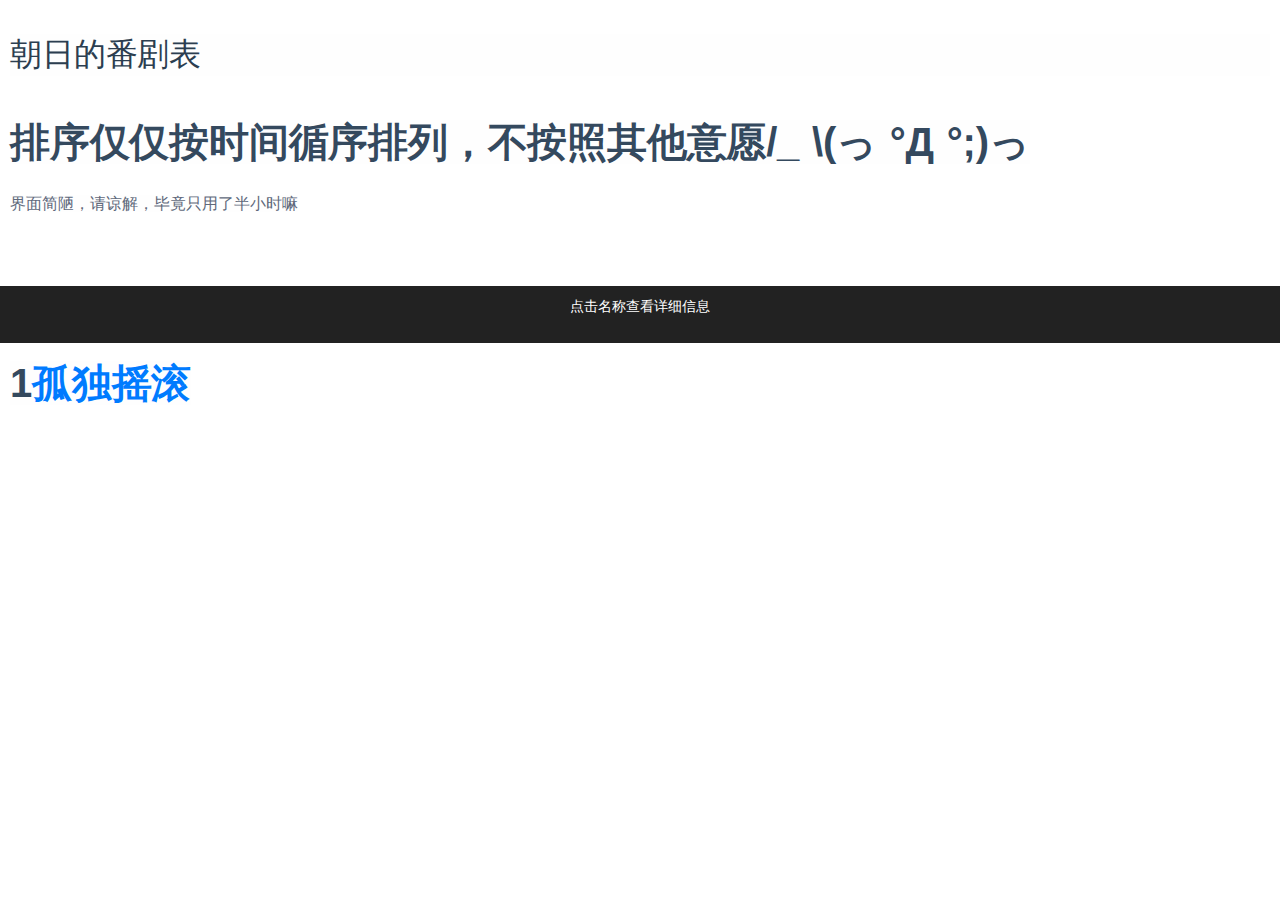
<file: fan/fan.html>
<!DOCTYPE html><html lang='en'><head><meta charset='utf-8'><title>我的网页 - HTMLPAGE</title><meta name="description" content="在线可视化网页构建器，HTMLPAGE"><meta name="keywords" content="HTMLPAGE"></head><body><div><style>* { box-sizing: border-box; } body {margin: 0;}*{box-sizing:border-box;}body{margin-top:0px;margin-right:0px;margin-bottom:0px;margin-left:0px;}#○-莫老师的附件表{margin-bottom:1rem;font-family:"Source Sans Pro", "Helvetica Neue", Arial, sans-serif;line-height:1.3;color:rgb(44, 62, 80);font-size:2rem;letter-spacing:-0.01rem;word-spacing:0.1rem;-webkit-font-smoothing:antialiased;-webkit-tap-highlight-color:rgba(0, 0, 0, 0);text-size-adjust:none;margin-right:0px;margin-left:0px;background-color:rgb(254, 254, 254);margin-top:0px !important;}#ic6tds{color:rgb(80, 161, 255);text-decoration-line:none;background-color:transparent;transition-behavior:normal;transition-duration:0.3s;transition-timing-function:ease;transition-delay:0s;transition-property:all;position:absolute;right:1680px;opacity:0.5;-webkit-font-smoothing:antialiased;-webkit-tap-highlight-color:rgba(0, 0, 0, 0);text-size-adjust:none;display:inline-block;}#i331ek{-webkit-font-smoothing:antialiased;-webkit-tap-highlight-color:rgba(0, 0, 0, 0);text-size-adjust:none;color:rgb(52, 73, 94);}.c23311{padding-top:10px;padding-right:10px;padding-bottom:10px;padding-left:10px;}.c24218{padding-top:10px;padding-right:10px;padding-bottom:10px;padding-left:10px;}.c24291{color:rgb(52, 73, 94);font-family:"Source Sans Pro", "Helvetica Neue", Arial, sans-serif;font-size:40px;font-weight:700;letter-spacing:-0.2px;word-spacing:2px;background-color:rgb(254, 254, 254);}.c24409{padding-top:10px;padding-right:10px;padding-bottom:10px;padding-left:10px;}.c24482{color:rgb(96, 105, 123);font-family:Manrope, sans-serif;font-size:16px;word-spacing:1px;background-color:rgb(254, 254, 254);}.footer-1{margin-top:60px;background-color:rgb(34, 34, 34);}.footer-1 .media-container-row{padding-top:10px;padding-right:0px;padding-bottom:10px;padding-left:0px;width:100%;color:rgb(122, 122, 122);}.footer-1 a{color:rgb(255, 255, 255);text-decoration-line:none;text-decoration-thickness:initial;text-decoration-style:initial;text-decoration-color:initial;}p{display:block;margin-block-start:1em;margin-block-end:1em;margin-inline-start:0px;margin-inline-end:0px;}.align-center{text-align:center;}.footer-1 .mbr-text{font-size:14px;font-family:-apple-system, BlinkMacSystemFont, "Helvetica Neue", Helvetica, Roboto, Arial, "PingFang SC", "Hiragino Sans GB", "Microsoft Yahei", "Microsoft Jhenghei", sans-serif;}.mbr-text{color:rgb(255, 255, 255);}.c26177{padding-top:10px;padding-right:10px;padding-bottom:10px;padding-left:10px;}.c26330{font-size:40px;letter-spacing:-0.2px;word-spacing:2px;background-color:rgb(254, 254, 254);}</style><div id="isaabf" class="c23311"><br/><div><h1 id="○-莫老师的附件表" draggable="true" class="c11927"><a id="ic6tds" draggable="true" href="https://www.zxmls.lol/#/?id=%e2%97%8b-%e8%8e%ab%e8%80%81%e5%b8%88%e7%9a%84%e9%99%84%e4%bb%b6%e8%a1%a8" data-id="○-莫老师的附件表" class="anchor"><span id="i331ek" draggable="true">○ </span></a>朝日的番剧表</h1></div></div><div id="ipjuyc" class="c24218"><span id="iwzfpj" class="c24291">排序仅仅按时间循序排列，不按照其他意愿/_ \(っ °Д °;)っ</span></div><div id="infln7" class="c24409"><span id="iokk6x" class="c24482">界面简陋，请谅解，毕竟只用了半小时嘛</span></div><link rel="stylesheet" href="css/bootstrap.min.css"/><section class="footer-1"><div class="container"><div class="media-container-row align-center"><div class="col-12"><p class="mbr-text">点击名称查看详细信息</p></div></div></div></section><div id="iwq1z3" class="c26177"><font color="#34495e" face="Source Sans Pro, Helvetica Neue, Arial, sans-serif"><span id="iuhro1" class="c26330"><b>1<a href="/data/fan/fan1/index.hml">孤独摇滚</a></b></span></font></div></div></body></html>
</file>
